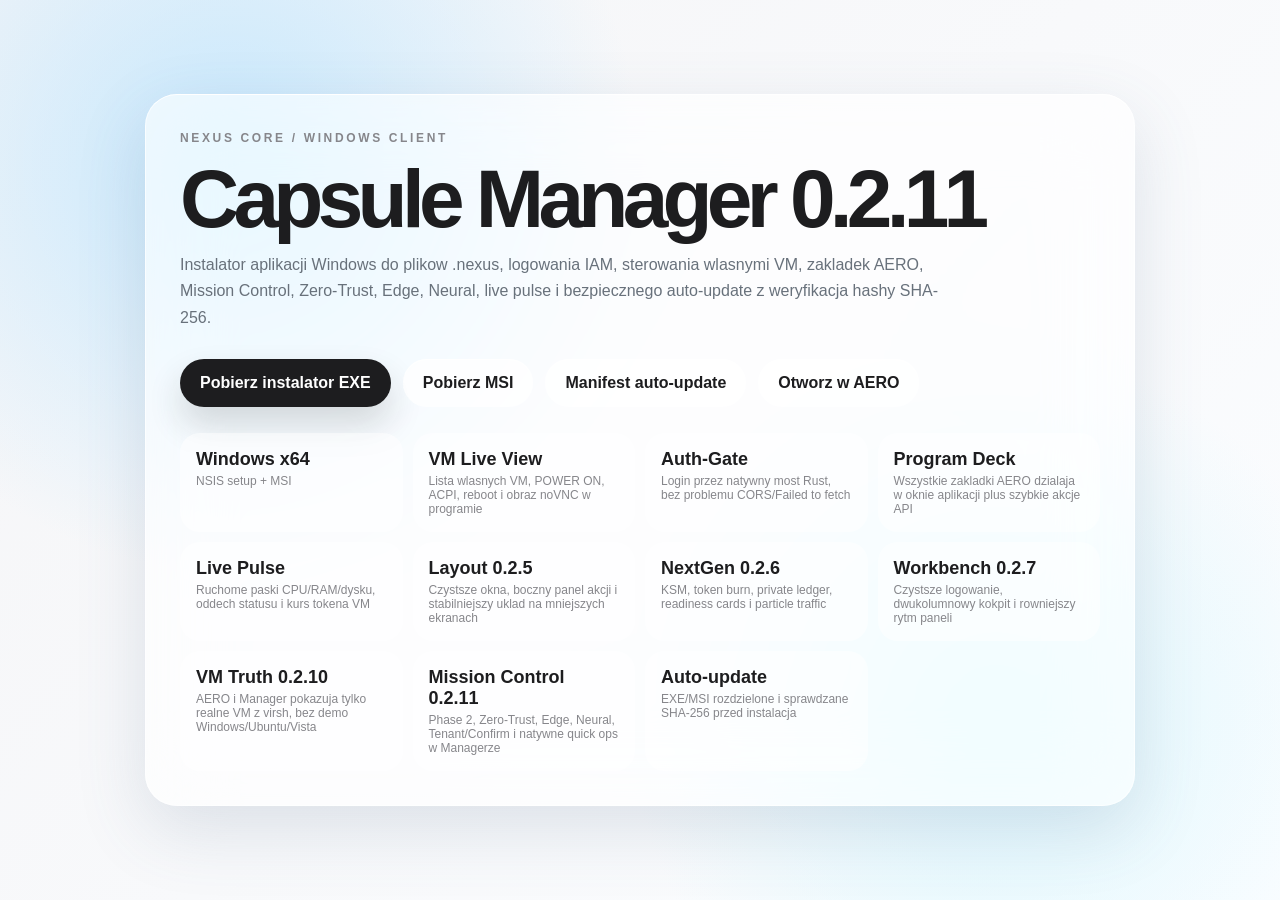
<file: app/static/downloads/index.html>
﻿<!doctype html>
<html lang="pl">
<head>
  <meta charset="utf-8">
  <meta name="viewport" content="width=device-width, initial-scale=1">
  <title>NEXUS Downloads</title>
  <style>
    :root { color-scheme: light; font-family: Inter, -apple-system, BlinkMacSystemFont, "Segoe UI", sans-serif; color:#1d1d1f; }
    body {
      margin:0; min-height:100vh; display:grid; place-items:center; padding:24px; box-sizing:border-box;
      background:
        radial-gradient(circle at 18% 18%, rgba(180,226,255,.72), transparent 32%),
        radial-gradient(circle at 78% 80%, rgba(214,246,255,.8), transparent 30%),
        linear-gradient(135deg,#f5f5f7,#fbfdff);
    }
    .card {
      width:min(920px,100%); border:1px solid rgba(255,255,255,.65); border-top-color:#fff;
      border-radius:32px; padding:34px; background:rgba(255,255,255,.64);
      box-shadow:0 24px 70px rgba(72,98,132,.16); backdrop-filter:blur(40px) saturate(1.35);
    }
    .kicker { margin:0 0 12px; color:#86868b; font-size:12px; font-weight:900; letter-spacing:.22em; text-transform:uppercase; }
    h1 { margin:0; font-size:clamp(38px,7vw,82px); line-height:.92; letter-spacing:-.07em; }
    p { color:#68717b; line-height:1.65; max-width:760px; }
    .actions { display:flex; flex-wrap:wrap; gap:12px; margin-top:28px; }
    a {
      display:inline-flex; align-items:center; justify-content:center; min-height:48px; padding:0 20px;
      border-radius:999px; background:#1d1d1f; color:white; text-decoration:none; font-weight:900;
      box-shadow:0 18px 34px rgba(29,29,31,.16);
    }
    a.secondary { background:rgba(255,255,255,.72); color:#1d1d1f; box-shadow:inset 0 1px 0 rgba(255,255,255,.8); }
    .meta { display:grid; grid-template-columns:repeat(auto-fit,minmax(180px,1fr)); gap:10px; margin-top:26px; }
    .tile { border-radius:20px; background:rgba(255,255,255,.5); padding:16px; color:#86868b; font-size:12px; }
    .tile strong { display:block; color:#1d1d1f; font-size:18px; margin-bottom:4px; }
  </style>
</head>
<body>
  <main class="card">
    <p class="kicker">NEXUS CORE / Windows Client</p>
    <h1>Capsule Manager 0.2.11</h1>
    <p>Instalator aplikacji Windows do plikow .nexus, logowania IAM, sterowania wlasnymi VM, zakladek AERO, Mission Control, Zero-Trust, Edge, Neural, live pulse i bezpiecznego auto-update z weryfikacja hashy SHA-256.</p>
    <div class="actions">
      <a href="NEXUS-Capsule-Manager-Setup.exe?v=0.2.11">Pobierz instalator EXE</a>
      <a class="secondary" href="NEXUS-Capsule-Manager.msi?v=0.2.11">Pobierz MSI</a>
      <a class="secondary" href="latest.json">Manifest auto-update</a>
      <a class="secondary" href="/static/aero.html?module=desktop">Otworz w AERO</a>
    </div>
    <section class="meta">
      <div class="tile"><strong>Windows x64</strong>NSIS setup + MSI</div>
      <div class="tile"><strong>VM Live View</strong>Lista wlasnych VM, POWER ON, ACPI, reboot i obraz noVNC w programie</div>
      <div class="tile"><strong>Auth-Gate</strong>Login przez natywny most Rust, bez problemu CORS/Failed to fetch</div>
      <div class="tile"><strong>Program Deck</strong>Wszystkie zakladki AERO dzialaja w oknie aplikacji plus szybkie akcje API</div>
      <div class="tile"><strong>Live Pulse</strong>Ruchome paski CPU/RAM/dysku, oddech statusu i kurs tokena VM</div>
      <div class="tile"><strong>Layout 0.2.5</strong>Czystsze okna, boczny panel akcji i stabilniejszy uklad na mniejszych ekranach</div>
      <div class="tile"><strong>NextGen 0.2.6</strong>KSM, token burn, private ledger, readiness cards i particle traffic</div>
      <div class="tile"><strong>Workbench 0.2.7</strong>Czystsze logowanie, dwukolumnowy kokpit i rowniejszy rytm paneli</div>
      <div class="tile"><strong>VM Truth 0.2.10</strong>AERO i Manager pokazuja tylko realne VM z virsh, bez demo Windows/Ubuntu/Vista</div>
      <div class="tile"><strong>Mission Control 0.2.11</strong>Phase 2, Zero-Trust, Edge, Neural, Tenant/Confirm i natywne quick ops w Managerze</div>
      <div class="tile"><strong>Auto-update</strong>EXE/MSI rozdzielone i sprawdzane SHA-256 przed instalacja</div>
    </section>
  </main>
</body>
</html>
</file>
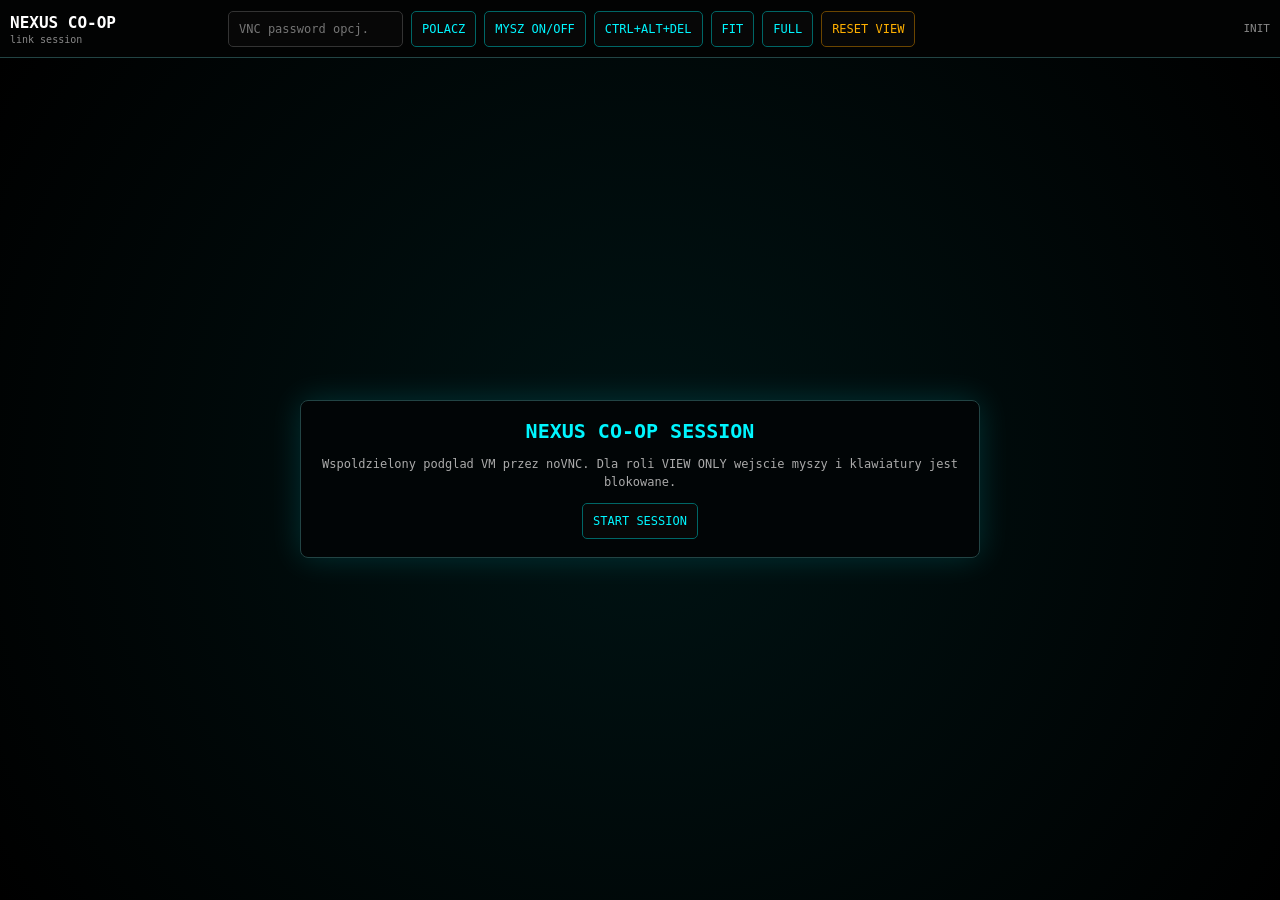
<file: app/static/coop.html>
<!doctype html>
<html lang="pl">
<head>
  <meta charset="utf-8">
  <meta name="viewport" content="width=device-width, initial-scale=1">
  <title>NEXUS CO-OP</title>
  <style>
    :root{--cyan:#00f6ff;--warn:#ffb000;--crit:#ff3355;--bg:#020303}
    *{box-sizing:border-box}
    body{margin:0;background:#000;color:#d8faff;font-family:Consolas,monospace;overflow:hidden}
    .topbar{height:58px;display:flex;gap:8px;align-items:center;padding:8px 10px;background:#020303;border-bottom:1px solid #244}
    .brand{min-width:210px;color:#fff;font-weight:bold}
    .brand small{display:block;color:#888;font-weight:normal;font-size:10px;margin-top:2px}
    button,input{background:#070707;border:1px solid #333;color:#ddd;font:12px Consolas,monospace;padding:10px;border-radius:5px}
    button{cursor:pointer;color:var(--cyan);border-color:#066}
    button.warn{color:var(--warn);border-color:#6b4500}
    button.crit{color:var(--crit);border-color:#602}
    #status{margin-left:auto;color:#888;font-size:11px;white-space:nowrap}
    #stage{position:fixed;left:0;right:0;top:58px;bottom:0;background:#050505;display:grid;place-items:center}
    #console-wrap{position:relative;width:100%;height:100%;background:#000;overflow:hidden}
    #screen{position:absolute;inset:0;display:flex;align-items:center;justify-content:center;background:#000}
    #cursor-layer{position:absolute;inset:0;pointer-events:none;z-index:5}
    .peer-cursor{position:absolute;width:14px;height:14px;border:2px solid currentColor;border-radius:50%;box-shadow:0 0 14px currentColor;transform:translate(-2px,-2px)}
    .peer-cursor:after{content:attr(data-peer);position:absolute;left:13px;top:10px;background:#020303;border:1px solid currentColor;color:currentColor;padding:2px 4px;font-size:10px;white-space:nowrap}
    #overlay{position:absolute;inset:0;display:grid;place-items:center;background:radial-gradient(circle at center,rgba(0,246,255,.08),rgba(0,0,0,.92));z-index:10;text-align:center;padding:20px}
    #overlay.hidden{display:none}
    .panel{max-width:680px;border:1px solid #244;background:rgba(2,5,6,.94);padding:18px;border-radius:8px;box-shadow:0 0 32px rgba(0,246,255,.16)}
    .panel h1{margin:0 0 12px;color:var(--cyan);font-size:20px}
    .panel p{color:#aaa;line-height:1.5;font-size:12px}
    @media(max-width:720px){
      .topbar{height:auto;min-height:58px;flex-wrap:wrap}
      #stage{top:104px}
      .brand{min-width:100%;font-size:12px}
      button,input{flex:1 1 calc(50% - 8px);padding:9px 7px;font-size:10px}
      #status{margin-left:0;width:100%}
    }
  </style>
</head>
<body>
  <div class="topbar">
    <div class="brand">NEXUS CO-OP<small id="session-label">link session</small></div>
    <input id="password" placeholder="VNC password opcj." autocomplete="off">
    <button onclick="connectConsole()">POLACZ</button>
    <button onclick="toggleMouse()">MYSZ ON/OFF</button>
    <button onclick="sendCad()">CTRL+ALT+DEL</button>
    <button onclick="toggleFit()">FIT</button>
    <button onclick="goFullscreen()">FULL</button>
    <button class="warn" onclick="reconnectConsole()">RESET VIEW</button>
    <span id="status">INIT</span>
  </div>
  <div id="stage">
    <div id="console-wrap">
      <div id="screen"></div>
      <div id="cursor-layer"></div>
      <div id="overlay">
        <div class="panel">
          <h1>NEXUS CO-OP SESSION</h1>
          <p>Wspoldzielony podglad VM przez noVNC. Dla roli VIEW ONLY wejscie myszy i klawiatury jest blokowane.</p>
          <button onclick="connectConsole()">START SESSION</button>
        </div>
      </div>
    </div>
  </div>
  <script type="module">
    import RFB from "https://esm.sh/@novnc/novnc@1.5.0/lib/rfb.js";

    const qs = id => document.getElementById(id);
    const ticket = new URLSearchParams(location.search).get("ticket") || "";
    const wsProto = location.protocol === "https:" ? "wss:" : "ws:";
    const peerId = "peer-" + Math.random().toString(16).slice(2, 8);
    const colors = ["#00f6ff", "#4dff88", "#ffb000", "#ff4df0", "#5d7cff"];
    const color = colors[Math.floor(Math.random() * colors.length)];
    let rfb = null;
    let session = null;
    let cursorSocket = null;
    let mouseEnabled = true;
    let fitEnabled = true;
    const remoteCursors = new Map();

    function setStatus(text) { qs("status").textContent = text; }
    function socketUrl(path) { return `${wsProto}//${location.host}${path}`; }

    async function loadSession() {
      if (!ticket) throw new Error("Brak ticket w URL");
      const res = await fetch(`/api/coop/session/${encodeURIComponent(ticket)}`);
      const data = await res.json().catch(() => ({}));
      if (!res.ok) throw new Error(data.detail || "Sesja CO-OP niedostepna");
      session = data;
      qs("session-label").textContent = `${data.vm_id} / ${data.role} / exp ${data.expires_at || "-"}`;
      return data;
    }

    function connectCursorBus() {
      if (cursorSocket) cursorSocket.close();
      cursorSocket = new WebSocket(socketUrl(`/ws/coop/${encodeURIComponent(ticket)}`));
      cursorSocket.onmessage = event => {
        let msg = null;
        try { msg = JSON.parse(event.data); } catch (_) { return; }
        if (!msg || msg.peer === peerId || msg.type !== "cursor") return;
        renderPeerCursor(msg);
      };
      const wrap = qs("console-wrap");
      wrap.onpointermove = event => {
        if (!cursorSocket || cursorSocket.readyState !== WebSocket.OPEN) return;
        const rect = wrap.getBoundingClientRect();
        cursorSocket.send(JSON.stringify({
          type: "cursor",
          peer: peerId,
          color,
          x: Math.max(0, Math.min(1, (event.clientX - rect.left) / rect.width)),
          y: Math.max(0, Math.min(1, (event.clientY - rect.top) / rect.height))
        }));
      };
    }

    function renderPeerCursor(msg) {
      const layer = qs("cursor-layer");
      let dot = remoteCursors.get(msg.peer);
      if (!dot) {
        dot = document.createElement("div");
        dot.className = "peer-cursor";
        dot.dataset.peer = msg.peer;
        layer.appendChild(dot);
        remoteCursors.set(msg.peer, dot);
      }
      dot.style.color = msg.color || "#00f6ff";
      dot.style.left = `${Number(msg.x || 0) * 100}%`;
      dot.style.top = `${Number(msg.y || 0) * 100}%`;
      dot.dataset.peer = msg.peer;
    }

    window.connectConsole = async function () {
      try {
        setStatus("AUTH...");
        await loadSession();
        setStatus("VNC TICKET...");
        const res = await fetch(`/api/coop/console?ticket=${encodeURIComponent(ticket)}`);
        const data = await res.json().catch(() => ({}));
        if (!res.ok) throw new Error(data.detail || "Nie utworzono konsoli");
        const screen = qs("screen");
        screen.innerHTML = "";
        rfb = new RFB(screen, socketUrl(data.ws_path), { credentials: { password: qs("password").value || "" } });
        rfb.scaleViewport = fitEnabled;
        rfb.resizeSession = false;
        rfb.viewOnly = data.role === "view" || !mouseEnabled;
        rfb.addEventListener("connect", () => setStatus(`ONLINE / ${data.vm_id} / ${data.role}`));
        rfb.addEventListener("disconnect", e => setStatus(e.detail.clean ? "DISCONNECTED" : "LOST"));
        rfb.addEventListener("credentialsrequired", () => setStatus("POTRZEBNE HASLO VNC"));
        qs("overlay").classList.add("hidden");
        connectCursorBus();
      } catch (e) {
        setStatus("ERROR");
        qs("overlay").classList.remove("hidden");
        qs("overlay").querySelector("p").textContent = e.message || "Blad CO-OP";
      }
    };

    window.reconnectConsole = function () {
      if (rfb) rfb.disconnect();
      setTimeout(() => window.connectConsole(), 500);
    };
    window.toggleMouse = function () {
      mouseEnabled = !mouseEnabled;
      if (rfb) rfb.viewOnly = session?.role === "view" || !mouseEnabled;
      setStatus(mouseEnabled ? "MOUSE INPUT ON" : "MOUSE INPUT OFF");
    };
    window.sendCad = function () { if (rfb && !rfb.viewOnly) rfb.sendCtrlAltDel(); };
    window.toggleFit = function () { fitEnabled = !fitEnabled; if (rfb) rfb.scaleViewport = fitEnabled; setStatus(fitEnabled ? "FIT ON" : "FIT OFF"); };
    window.goFullscreen = function () { qs("console-wrap").requestFullscreen?.(); };

    loadSession().then(() => setStatus("READY")).catch(e => { setStatus("ERROR"); qs("overlay").querySelector("p").textContent = e.message; });
  </script>
</body>
</html>
</file>
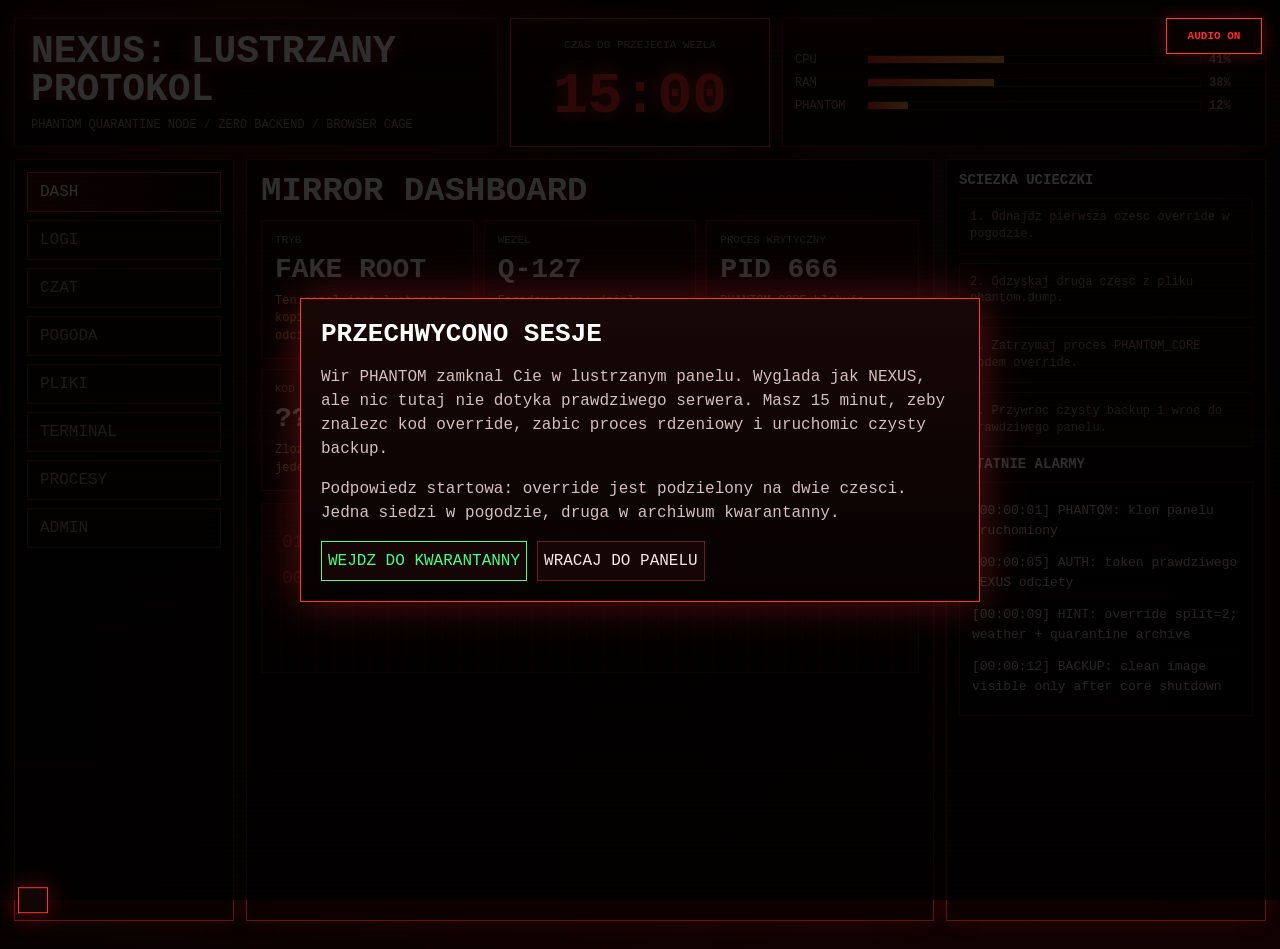
<file: app/static/escape_room.html>
<!doctype html>
<html lang="pl">
<head>
  <meta charset="utf-8">
  <meta name="viewport" content="width=device-width, initial-scale=1">
  <title>NEXUS: Lustrzany Protokol</title>
  <style>
    :root {
      --bg: #070202;
      --panel: #120505;
      --panel-2: #1b0808;
      --line: #5f1515;
      --line-hot: #ff3535;
      --red: #ff2d2d;
      --amber: #ffb23d;
      --cyan: #31f7ff;
      --green: #4dff80;
      --text: #f4e7e7;
      --muted: #b38c8c;
      --shadow: rgba(255, 36, 36, 0.26);
    }

    * { box-sizing: border-box; }

    body {
      margin: 0;
      min-height: 100vh;
      background:
        radial-gradient(circle at 20% 0%, rgba(255, 32, 32, 0.16), transparent 32rem),
        radial-gradient(circle at 80% 20%, rgba(49, 247, 255, 0.08), transparent 24rem),
        linear-gradient(135deg, #040101, var(--bg) 48%, #110202);
      color: var(--text);
      font-family: "Consolas", "Courier New", monospace;
      overflow-x: hidden;
    }

    body:before {
      content: "";
      position: fixed;
      inset: 0;
      pointer-events: none;
      z-index: 8;
      background: repeating-linear-gradient(
        to bottom,
        rgba(255, 255, 255, 0.045) 0,
        rgba(255, 255, 255, 0.045) 1px,
        transparent 2px,
        transparent 5px
      );
      mix-blend-mode: screen;
      opacity: 0.24;
    }

    body:after {
      content: "";
      position: fixed;
      inset: -30%;
      pointer-events: none;
      z-index: 7;
      background:
        linear-gradient(90deg, transparent, rgba(255, 0, 0, 0.08), transparent),
        linear-gradient(180deg, transparent 48%, rgba(255, 255, 255, 0.08) 49%, transparent 50%);
      animation: drift 7s linear infinite;
      opacity: 0.32;
    }

    @keyframes drift {
      from { transform: translate3d(-4%, -4%, 0); }
      to { transform: translate3d(4%, 4%, 0); }
    }

    .shell {
      width: min(1480px, calc(100% - 28px));
      margin: 0 auto;
      padding: 18px 0 28px;
      position: relative;
      z-index: 2;
    }

    .topbar {
      display: grid;
      grid-template-columns: minmax(220px, 1fr) auto minmax(220px, 1fr);
      gap: 12px;
      align-items: stretch;
      margin-bottom: 12px;
    }

    .brand, .timer, .status-card, .card {
      background: linear-gradient(180deg, rgba(31, 8, 8, 0.96), rgba(8, 2, 2, 0.95));
      border: 1px solid var(--line);
      box-shadow: 0 0 24px var(--shadow), inset 0 0 18px rgba(255, 45, 45, 0.05);
    }

    .brand {
      padding: 14px 16px;
      min-height: 86px;
    }

    .brand h1 {
      margin: 0;
      color: #fff;
      font-size: clamp(20px, 3vw, 38px);
      line-height: 1;
      letter-spacing: 0;
      text-shadow: 0 0 16px rgba(255, 45, 45, 0.7);
    }

    .brand .sub {
      margin-top: 9px;
      color: var(--muted);
      font-size: 12px;
      text-transform: uppercase;
    }

    .timer {
      min-width: 260px;
      display: grid;
      place-items: center;
      padding: 12px 18px;
      text-align: center;
      border-color: var(--line-hot);
    }

    .timer .label {
      color: var(--muted);
      font-size: 11px;
      text-transform: uppercase;
    }

    .timer .clock {
      color: var(--red);
      font-size: clamp(34px, 5vw, 58px);
      line-height: 1;
      font-weight: 900;
      text-shadow: 0 0 18px rgba(255, 45, 45, 0.9);
    }

    .status-card {
      padding: 12px;
      display: grid;
      align-content: center;
      gap: 9px;
      min-height: 86px;
    }

    .meter {
      display: grid;
      grid-template-columns: 64px 1fr 44px;
      gap: 8px;
      align-items: center;
      font-size: 12px;
      color: var(--muted);
    }

    .bar {
      height: 9px;
      border: 1px solid #411010;
      background: #080202;
      overflow: hidden;
    }

    .bar > span {
      display: block;
      height: 100%;
      width: 10%;
      background: linear-gradient(90deg, var(--red), var(--amber));
      box-shadow: 0 0 14px rgba(255, 45, 45, 0.8);
    }

    .layout {
      display: grid;
      grid-template-columns: 220px 1fr 320px;
      gap: 12px;
      min-height: calc(100vh - 138px);
    }

    .nav, .side, .main {
      background: rgba(9, 2, 2, 0.78);
      border: 1px solid var(--line);
      box-shadow: 0 0 20px rgba(255, 45, 45, 0.11);
    }

    .nav {
      padding: 12px;
      display: flex;
      flex-direction: column;
      gap: 8px;
    }

    button {
      font: inherit;
      color: var(--text);
      background: #150505;
      border: 1px solid #672020;
      min-height: 40px;
      cursor: pointer;
    }

    button:hover {
      border-color: var(--line-hot);
      color: #fff;
      box-shadow: 0 0 14px rgba(255, 45, 45, 0.26);
    }

    button:disabled {
      opacity: 0.48;
      cursor: not-allowed;
      box-shadow: none;
    }

    .nav button {
      text-align: left;
      padding: 10px 12px;
      text-transform: uppercase;
      color: var(--muted);
    }

    .nav button.active {
      color: #fff;
      border-color: var(--red);
      background: linear-gradient(90deg, rgba(255, 45, 45, 0.22), rgba(18, 5, 5, 0.9));
    }

    .main {
      min-width: 0;
      padding: 14px;
      position: relative;
      overflow: hidden;
    }

    .main:before {
      content: "";
      position: absolute;
      inset: 0;
      background-image:
        linear-gradient(rgba(255, 45, 45, 0.06) 1px, transparent 1px),
        linear-gradient(90deg, rgba(255, 45, 45, 0.06) 1px, transparent 1px);
      background-size: 34px 34px;
      opacity: 0.28;
      pointer-events: none;
    }

    .screen {
      position: relative;
      z-index: 1;
    }

    .screen h2 {
      margin: 0 0 12px;
      font-size: clamp(20px, 3vw, 34px);
      line-height: 1;
      color: #fff;
      text-transform: uppercase;
      text-shadow: 0 0 18px rgba(255, 45, 45, 0.5);
    }

    .grid {
      display: grid;
      grid-template-columns: repeat(auto-fit, minmax(190px, 1fr));
      gap: 10px;
    }

    .card {
      padding: 13px;
      min-height: 116px;
    }

    .card .k {
      color: var(--muted);
      font-size: 11px;
      text-transform: uppercase;
    }

    .card .v {
      margin-top: 8px;
      color: #fff;
      font-size: 28px;
      font-weight: 900;
      word-break: break-word;
    }

    .card .hint {
      margin-top: 8px;
      color: var(--amber);
      font-size: 12px;
      line-height: 1.45;
    }

    .logbox, .term, .list {
      border: 1px solid #451313;
      background: rgba(5, 1, 1, 0.82);
      padding: 12px;
    }

    .logbox {
      max-height: 520px;
      overflow: auto;
      font-size: 13px;
      line-height: 1.5;
    }

    .line {
      padding: 6px 0;
      border-bottom: 1px solid rgba(255, 45, 45, 0.09);
      color: #dfc9c9;
    }

    .line b { color: var(--red); }
    .ok { color: var(--green); }
    .warn { color: var(--amber); }
    .hot { color: var(--red); }
    .cyan { color: var(--cyan); }

    .side {
      padding: 12px;
      overflow: hidden;
    }

    .side h3 {
      margin: 0 0 10px;
      color: #fff;
      font-size: 14px;
      text-transform: uppercase;
    }

    .objective {
      border: 1px solid #3c1212;
      background: #100404;
      padding: 10px;
      margin-bottom: 9px;
      color: var(--muted);
      font-size: 12px;
      line-height: 1.4;
    }

    .objective.done {
      border-color: #236b37;
      color: #d7ffe0;
      background: rgba(26, 94, 45, 0.14);
    }

    .terminal-output {
      min-height: 260px;
      max-height: 430px;
      overflow: auto;
      white-space: pre-wrap;
      font-size: 13px;
      line-height: 1.45;
      color: #e8d8d8;
    }

    .terminal-row {
      display: grid;
      grid-template-columns: 1fr auto;
      gap: 8px;
      margin-top: 10px;
    }

    input, select {
      width: 100%;
      min-height: 40px;
      color: #fff;
      background: #080202;
      border: 1px solid #5f1515;
      padding: 9px 10px;
      font: inherit;
    }

    .file-row, .proc-row, .backup-row, .chat-row {
      display: grid;
      grid-template-columns: 1fr auto;
      gap: 10px;
      align-items: center;
      padding: 10px;
      border-bottom: 1px solid rgba(255, 45, 45, 0.12);
    }

    .file-row:last-child, .proc-row:last-child, .backup-row:last-child, .chat-row:last-child { border-bottom: 0; }

    .mini {
      color: var(--muted);
      font-size: 11px;
      margin-top: 4px;
    }

    .modal, .intro, .crt {
      position: fixed;
      inset: 0;
      z-index: 20;
      display: grid;
      place-items: center;
      background: rgba(0, 0, 0, 0.82);
      padding: 18px;
    }

    .modal[hidden], .intro[hidden], .crt[hidden] { display: none; }

    .dialog {
      width: min(680px, 100%);
      border: 1px solid var(--line-hot);
      background: linear-gradient(180deg, #180707, #060101);
      padding: 20px;
      box-shadow: 0 0 40px rgba(255, 45, 45, 0.35);
    }

    .dialog h2 {
      margin: 0 0 12px;
      color: #fff;
      font-size: 26px;
      text-transform: uppercase;
    }

    .dialog p {
      color: #d8bebe;
      line-height: 1.5;
    }

    .dialog-actions {
      display: flex;
      gap: 10px;
      flex-wrap: wrap;
      margin-top: 14px;
    }

    .danger {
      border-color: var(--red);
      color: var(--red);
    }

    .primary {
      border-color: var(--green);
      color: var(--green);
    }

    .toast {
      position: fixed;
      left: 18px;
      bottom: 18px;
      z-index: 30;
      max-width: min(520px, calc(100vw - 36px));
      border: 1px solid var(--line-hot);
      background: #120505;
      color: #fff;
      padding: 12px 14px;
      box-shadow: 0 0 26px rgba(255, 45, 45, 0.34);
      transform: translateY(120%);
      transition: transform 180ms ease;
      font-size: 13px;
      line-height: 1.35;
    }

    .toast.show { transform: translateY(0); }

    .mirror-audio-toggle {
      position: fixed;
      right: 18px;
      top: 18px;
      z-index: 31;
      min-width: 96px;
      min-height: 36px;
      border-color: var(--line-hot);
      color: var(--red);
      background: rgba(10, 1, 1, 0.94);
      box-shadow: 0 0 18px rgba(255, 45, 45, 0.25);
      font-size: 11px;
      font-weight: 900;
    }

    .mirror-audio-toggle.off {
      border-color: #4d3030;
      color: #8a6060;
      box-shadow: none;
    }

    .crt {
      color: #fff;
      text-align: center;
      background: #000;
      animation: shut 1.7s ease forwards;
    }

    .crt h2 {
      color: var(--green);
      font-size: clamp(28px, 6vw, 76px);
      text-shadow: 0 0 24px rgba(77, 255, 128, 0.8);
    }

    @keyframes shut {
      0% { clip-path: inset(0 0 0 0); }
      78% { clip-path: inset(43% 0 43% 0); }
      100% { clip-path: inset(50% 0 50% 0); }
    }

    .glitch {
      animation: glitch 1.2s steps(2) infinite;
    }

    @keyframes glitch {
      0%, 100% { transform: translate(0, 0); filter: none; }
      20% { transform: translate(-1px, 1px); filter: hue-rotate(18deg); }
      40% { transform: translate(2px, -1px); filter: saturate(1.7); }
      70% { transform: translate(-2px, 0); filter: contrast(1.35); }
    }

    .matrix {
      width: 100%;
      height: 170px;
      background:
        linear-gradient(180deg, rgba(255, 45, 45, 0.12), transparent),
        repeating-linear-gradient(90deg, rgba(255, 45, 45, 0.12) 0, rgba(255, 45, 45, 0.12) 1px, transparent 1px, transparent 18px);
      border: 1px solid #451313;
      position: relative;
      overflow: hidden;
    }

    .matrix:before {
      content: "01001110 01000101 01011000 01010101 01010011 00110010 00110100";
      position: absolute;
      inset: 20px;
      color: rgba(255, 45, 45, 0.7);
      font-size: 18px;
      line-height: 2;
      word-break: break-word;
      animation: drift 4s linear infinite alternate;
    }

    @media (max-width: 1050px) {
      .topbar, .layout { grid-template-columns: 1fr; }
      .timer { min-width: 0; }
      .nav { flex-direction: row; overflow-x: auto; }
      .nav button { min-width: 150px; }
      .side { order: -1; }
    }

    @media (max-width: 560px) {
      .shell { width: min(100% - 16px, 1480px); padding-top: 8px; }
      .file-row, .proc-row, .backup-row, .chat-row, .terminal-row { grid-template-columns: 1fr; }
      .brand, .timer, .status-card, .main, .side, .nav { padding: 10px; }
      .card .v { font-size: 22px; }
    }
  </style>
</head>
<body>
  <button id="mirror-audio-toggle" class="mirror-audio-toggle" type="button" onclick="MirrorAudio.toggle()">AUDIO ON</button>
  <div class="shell">
    <header class="topbar">
      <section class="brand glitch">
        <h1>NEXUS: LUSTRZANY PROTOKOL</h1>
        <div class="sub">PHANTOM quarantine node / zero backend / browser cage</div>
      </section>
      <section class="timer">
        <div class="label">Czas do przejecia wezla</div>
        <div class="clock" id="clock">15:00</div>
      </section>
      <section class="status-card">
        <div class="meter"><span>CPU</span><div class="bar"><span id="cpu-bar"></span></div><b id="cpu-val">41%</b></div>
        <div class="meter"><span>RAM</span><div class="bar"><span id="ram-bar"></span></div><b id="ram-val">38%</b></div>
        <div class="meter"><span>PHANTOM</span><div class="bar"><span id="phantom-bar"></span></div><b id="phantom-val">12%</b></div>
      </section>
    </header>

    <main class="layout">
      <nav class="nav" id="nav"></nav>
      <section class="main">
        <div class="screen" id="screen"></div>
      </section>
      <aside class="side">
        <h3>Sciezka ucieczki</h3>
        <div class="objective" id="obj-nex">1. Odnajdz pierwsza czesc override w pogodzie.</div>
        <div class="objective" id="obj-us">2. Odzyskaj druga czesc z pliku phantom.dump.</div>
        <div class="objective" id="obj-kill">3. Zatrzymaj proces PHANTOM_CORE kodem override.</div>
        <div class="objective" id="obj-restore">4. Przywroc czysty backup i wroc do prawdziwego panelu.</div>
        <h3>Ostatnie alarmy</h3>
        <div class="logbox" id="mini-log"></div>
      </aside>
    </main>
  </div>

  <section class="intro" id="intro">
    <div class="dialog">
      <h2>Przechwycono sesje</h2>
      <p>Wir PHANTOM zamknal Cie w lustrzanym panelu. Wyglada jak NEXUS, ale nic tutaj nie dotyka prawdziwego serwera. Masz 15 minut, zeby znalezc kod override, zabic proces rdzeniowy i uruchomic czysty backup.</p>
      <p class="warn">Podpowiedz startowa: override jest podzielony na dwie czesci. Jedna siedzi w pogodzie, druga w archiwum kwarantanny.</p>
      <div class="dialog-actions">
        <button class="primary" onclick="startGame()">WEJDZ DO KWARANTANNY</button>
        <button onclick="window.location.href='/'">WRACAJ DO PANELU</button>
      </div>
    </div>
  </section>

  <section class="modal" id="kill-modal" hidden>
    <div class="dialog">
      <h2>PHANTOM_CORE wymaga kodu</h2>
      <p>PID 666 nie przyjmie zwyklego kill -9. Wpisz override zlozony z dwoch znalezionych fragmentow.</p>
      <input id="override-input" placeholder="KOD OVERRIDE">
      <div class="dialog-actions">
        <button class="danger" onclick="confirmKill()">WYKONAJ KILL</button>
        <button onclick="closeKill()">ANULUJ</button>
      </div>
    </div>
  </section>

  <section class="crt" id="crt" hidden>
    <div>
      <h2>RESTORE OK</h2>
      <p>Wyjscie z lustra. Przelaczam na prawdziwy panel...</p>
    </div>
  </section>

  <div class="toast" id="toast"></div>

  <script>
    "use strict";

    const tabs = [
      ["dash", "DASH"],
      ["logs", "LOGI"],
      ["chat", "CZAT"],
      ["weather", "POGODA"],
      ["files", "PLIKI"],
      ["terminal", "TERMINAL"],
      ["processes", "PROCESY"],
      ["admin", "ADMIN"]
    ];

    const state = {
      panel: "dash",
      started: false,
      timeLeft: 15 * 60,
      cpu: 41,
      ram: 38,
      phantom: 12,
      foundNex: false,
      foundUs: false,
      phantomKilled: false,
      restored: false,
      terminal: [
        "mirror@quarantine:~$ help",
        "Dostepne: help, ls, cat /var/log/phantom.dump, hex 4E 45 58, decode VVMyNA==, clear"
      ],
      events: [
        "[00:00:01] PHANTOM: klon panelu uruchomiony",
        "[00:00:05] AUTH: token prawdziwego NEXUS odciety",
        "[00:00:09] HINT: override split=2; weather + quarantine archive",
        "[00:00:12] BACKUP: clean image visible only after core shutdown"
      ]
    };

    let tickHandle = null;
    let noiseHandle = null;

    const MirrorAudio = (() => {
      const AudioContextClass = window.AudioContext || window.webkitAudioContext;
      const audio = {
        ctx: null,
        master: null,
        ambient: null,
        nodes: [],
        staticTimer: null,
        enabled: true,
        active: false
      };

      function ensure() {
        if (!AudioContextClass) return null;
        if (!audio.ctx) {
          audio.ctx = new AudioContextClass();
          audio.master = audio.ctx.createGain();
          audio.master.gain.value = 0.23;
          audio.master.connect(audio.ctx.destination);
        }
        if (audio.ctx.state === "suspended") audio.ctx.resume().catch(() => {});
        return audio.ctx;
      }

      function tone(freq, dur, type, gainValue, delay, dest) {
        if (!audio.enabled) return;
        const ctx = ensure();
        if (!ctx) return;
        const t = ctx.currentTime + (delay || 0);
        const osc = ctx.createOscillator();
        const gain = ctx.createGain();
        osc.type = type || "sine";
        osc.frequency.setValueAtTime(freq, t);
        gain.gain.setValueAtTime(0.0001, t);
        gain.gain.exponentialRampToValueAtTime(Math.max(gainValue || 0.05, 0.0002), t + 0.01);
        gain.gain.exponentialRampToValueAtTime(0.0001, t + dur);
        osc.connect(gain);
        gain.connect(dest || audio.master);
        osc.start(t);
        osc.stop(t + dur + 0.05);
      }

      function sweep(from, to, dur, type, gainValue, delay, dest) {
        if (!audio.enabled) return;
        const ctx = ensure();
        if (!ctx) return;
        const t = ctx.currentTime + (delay || 0);
        const osc = ctx.createOscillator();
        const gain = ctx.createGain();
        osc.type = type || "sawtooth";
        osc.frequency.setValueAtTime(from, t);
        osc.frequency.exponentialRampToValueAtTime(Math.max(to, 1), t + dur);
        gain.gain.setValueAtTime(0.0001, t);
        gain.gain.exponentialRampToValueAtTime(gainValue || 0.07, t + 0.02);
        gain.gain.exponentialRampToValueAtTime(0.0001, t + dur);
        osc.connect(gain);
        gain.connect(dest || audio.master);
        osc.start(t);
        osc.stop(t + dur + 0.05);
      }

      function noise(dur, gainValue, freq, type, delay, dest) {
        if (!audio.enabled) return;
        const ctx = ensure();
        if (!ctx) return;
        const t = ctx.currentTime + (delay || 0);
        const buffer = ctx.createBuffer(1, Math.max(1, Math.floor(ctx.sampleRate * dur)), ctx.sampleRate);
        const data = buffer.getChannelData(0);
        for (let i = 0; i < data.length; i++) data[i] = (Math.random() * 2 - 1) * (1 - i / data.length);
        const source = ctx.createBufferSource();
        const filter = ctx.createBiquadFilter();
        const gain = ctx.createGain();
        source.buffer = buffer;
        filter.type = type || "bandpass";
        filter.frequency.value = freq || 900;
        filter.Q.value = 6;
        gain.gain.setValueAtTime(gainValue || 0.05, t);
        gain.gain.exponentialRampToValueAtTime(0.0001, t + dur);
        source.connect(filter);
        filter.connect(gain);
        gain.connect(dest || audio.master);
        source.start(t);
        source.stop(t + dur + 0.03);
      }

      function start() {
        if (!audio.enabled || audio.active) return;
        const ctx = ensure();
        if (!ctx) return;
        audio.active = true;
        audio.ambient = ctx.createGain();
        audio.ambient.gain.setValueAtTime(0.0001, ctx.currentTime);
        audio.ambient.gain.linearRampToValueAtTime(0.09, ctx.currentTime + 1.2);
        audio.ambient.connect(audio.master);

        const low = ctx.createOscillator();
        const lowGain = ctx.createGain();
        low.type = "sawtooth";
        low.frequency.value = 37;
        lowGain.gain.value = 0.14;
        low.connect(lowGain);
        lowGain.connect(audio.ambient);

        const pulse = ctx.createOscillator();
        const pulseGain = ctx.createGain();
        pulse.type = "triangle";
        pulse.frequency.value = 54;
        pulseGain.gain.value = 0.08;
        pulse.connect(pulseGain);
        pulseGain.connect(audio.ambient);

        const source = ctx.createBufferSource();
        const buffer = ctx.createBuffer(1, ctx.sampleRate * 2, ctx.sampleRate);
        const data = buffer.getChannelData(0);
        for (let i = 0; i < data.length; i++) data[i] = Math.random() * 2 - 1;
        const filter = ctx.createBiquadFilter();
        const ng = ctx.createGain();
        source.buffer = buffer;
        source.loop = true;
        filter.type = "lowpass";
        filter.frequency.value = 240;
        ng.gain.value = 0.05;
        source.connect(filter);
        filter.connect(ng);
        ng.connect(audio.ambient);

        low.start();
        pulse.start();
        source.start();
        audio.nodes = [low, pulse, source];
        audio.staticTimer = window.setInterval(() => {
          if (audio.enabled && audio.active && Math.random() > 0.48) staticBurst();
        }, 2300);
      }

      function stop(fade) {
        if (!audio.active || !audio.ctx) return;
        const ctx = audio.ctx;
        if (audio.ambient) {
          audio.ambient.gain.cancelScheduledValues(ctx.currentTime);
          audio.ambient.gain.linearRampToValueAtTime(0.0001, ctx.currentTime + (fade || 0.4));
        }
        window.clearInterval(audio.staticTimer);
        setTimeout(() => {
          audio.nodes.forEach(node => { try { node.stop(); } catch (_) {} });
          try { audio.ambient && audio.ambient.disconnect(); } catch (_) {}
          audio.nodes = [];
          audio.ambient = null;
          audio.active = false;
        }, Math.ceil((fade || 0.4) * 1000) + 80);
      }

      function updateToggle() {
        const btn = document.getElementById("mirror-audio-toggle");
        if (!btn) return;
        btn.textContent = audio.enabled ? "AUDIO ON" : "AUDIO OFF";
        btn.classList.toggle("off", !audio.enabled);
      }

      function tick(timeLeft) {
        if (!audio.enabled) return;
        const urgent = timeLeft <= 180;
        tone(urgent ? 108 : 68, urgent ? 0.09 : 0.13, "sine", urgent ? 0.09 : 0.065);
        tone(urgent ? 420 : 170, urgent ? 0.035 : 0.045, "square", urgent ? 0.03 : 0.018, 0.035);
      }

      function glitchClick() {
        noise(0.055, 0.07, 1200 + Math.random() * 900, "bandpass", Math.random() * 0.045);
        tone(180 + Math.random() * 70, 0.045, "sawtooth", 0.035, 0.02);
      }

      function key() {
        noise(0.026, 0.055, 1700, "bandpass");
        tone(130 + Math.random() * 60, 0.026, "square", 0.022);
      }

      function enter() {
        noise(0.12, 0.065, 1900, "bandpass");
        sweep(220, 80, 0.14, "sawtooth", 0.05);
      }

      function error() {
        tone(150, 0.16, "sawtooth", 0.13);
        tone(92, 0.18, "square", 0.08, 0.08);
        noise(0.18, 0.09, 520, "bandpass");
      }

      function riser() {
        sweep(340, 2400, 0.65, "sawtooth", 0.075);
        noise(0.48, 0.04, 2600, "highpass", 0.05);
      }

      function emp() {
        const ctx = ensure();
        if (!ctx) return;
        if (audio.ambient) {
          audio.ambient.gain.cancelScheduledValues(ctx.currentTime);
          audio.ambient.gain.linearRampToValueAtTime(0.0001, ctx.currentTime + 0.28);
        }
        tone(42, 0.55, "sine", 0.22);
        sweep(920, 70, 0.8, "sawtooth", 0.08, 0.08);
        noise(0.38, 0.12, 180, "lowpass", 0.04);
        stop(0.35);
      }

      function restore() {
        sweep(180, 1280, 1.35, "sine", 0.08);
        tone(520, 0.35, "sine", 0.045, 0.45);
        tone(760, 0.55, "sine", 0.038, 0.82);
      }

      function staticBurst() {
        noise(0.16 + Math.random() * 0.2, 0.045, 1800 + Math.random() * 1600, "highpass");
      }

      document.addEventListener("pointerdown", () => {
        ensure();
        if (audio.enabled && !audio.active && state.started) start();
      }, true);

      document.addEventListener("keydown", event => {
        if (event.target && event.target.id === "terminal-input") {
          if (event.key === "Enter") enter();
          else if (event.key.length === 1 || event.key === "Backspace") key();
        }
      }, true);

      return {
        unlock: ensure,
        start,
        stop,
        toggle() {
          audio.enabled = !audio.enabled;
          updateToggle();
          if (audio.enabled) {
            ensure();
            if (state.started) start();
            riser();
          } else {
            stop(0.25);
          }
        },
        tick,
        glitchClick,
        key,
        enter,
        error,
        riser,
        emp,
        restore,
        staticBurst,
        updateToggle
      };
    })();

    window.MirrorAudio = MirrorAudio;
    MirrorAudio.updateToggle();

    function startGame() {
      MirrorAudio.unlock();
      MirrorAudio.start();
      document.getElementById("intro").hidden = true;
      state.started = true;
      render();
      tickHandle = window.setInterval(tick, 1000);
      noiseHandle = window.setInterval(fakeNoise, 2100);
      toast("Kwarantanna aktywna. Szukaj fragmentow kodu override.");
    }

    function tick() {
      if (!state.started || state.restored) return;
      if (!state.phantomKilled) {
        state.timeLeft = Math.max(0, state.timeLeft - 1);
        MirrorAudio.tick(state.timeLeft);
        state.cpu = Math.min(99, state.cpu + (Math.random() > 0.64 ? 1 : 0));
        state.ram = Math.min(94, state.ram + (Math.random() > 0.7 ? 1 : 0));
        state.phantom = Math.min(99, state.phantom + (Math.random() > 0.55 ? 1 : 0));
      } else {
        state.cpu = Math.max(18, state.cpu - 1);
        state.ram = Math.max(24, state.ram - (Math.random() > 0.5 ? 1 : 0));
        state.phantom = Math.max(0, state.phantom - 3);
      }
      updateTop();
      if (state.timeLeft === 0 && !state.phantomKilled) gameOver();
    }

    function fakeNoise() {
      if (!state.started || state.restored || state.phantomKilled) return;
      const sample = [
        "PHANTOM: heap mirror grew by " + rand(6, 29) + " MB",
        "IDS: impossible session from 127.0.66.6",
        "WEATHER: atmospheric payload checksum changed",
        "PROC: PID 666 ignored SIGTERM",
        "FILES: phantom.dump locked by quarantine bit"
      ];
      state.events.unshift("[" + nowCode() + "] " + sample[rand(0, sample.length - 1)]);
      state.events = state.events.slice(0, 16);
      MirrorAudio.staticBurst();
      updateMiniLog();
    }

    function render() {
      document.getElementById("nav").innerHTML = tabs.map(([id, label]) =>
        `<button class="${state.panel === id ? "active" : ""}" onclick="setPanel('${id}')">${label}</button>`
      ).join("");
      document.getElementById("screen").innerHTML = screenHtml(state.panel);
      updateTop();
      updateObjectives();
      updateMiniLog();
      if (state.panel === "terminal") {
        const output = document.getElementById("terminal-output");
        if (output) output.scrollTop = output.scrollHeight;
        const cmd = document.getElementById("terminal-input");
        if (cmd) cmd.focus();
      }
    }

    function setPanel(panel) {
      MirrorAudio.glitchClick();
      state.panel = panel;
      render();
    }

    function screenHtml(panel) {
      if (panel === "dash") return dashHtml();
      if (panel === "logs") return logsHtml();
      if (panel === "chat") return chatHtml();
      if (panel === "weather") return weatherHtml();
      if (panel === "files") return filesHtml();
      if (panel === "terminal") return terminalHtml();
      if (panel === "processes") return processesHtml();
      if (panel === "admin") return adminHtml();
      return "";
    }

    function dashHtml() {
      return `
        <h2>Mirror Dashboard</h2>
        <div class="grid">
          <div class="card"><div class="k">Tryb</div><div class="v hot">FAKE ROOT</div><div class="hint">Ten panel jest lustrzana kopia. Backend jest odciety.</div></div>
          <div class="card"><div class="k">Wezel</div><div class="v">Q-127</div><div class="hint">Faraday cage: dziala tylko JS w przegladarce.</div></div>
          <div class="card"><div class="k">Proces krytyczny</div><div class="v hot">PID 666</div><div class="hint">PHANTOM_CORE blokuje restore.</div></div>
          <div class="card"><div class="k">Kod override</div><div class="v">${codePreview()}</div><div class="hint">Zloz dwa fragmenty w jeden ciag.</div></div>
        </div>
        <div class="matrix" style="margin-top:12px;"></div>
      `;
    }

    function logsHtml() {
      return `
        <h2>Logi kwarantanny</h2>
        <div class="logbox">
          <div class="line"><b>PHANTOM</b> zaczepil sesje operatora i wygenerowal panel-lustro.</div>
          <div class="line"><b>AUTH</b> prawdziwy token zostal odciety. Zadna komenda nie wychodzi poza przegladarke.</div>
          <div class="line"><b>HINT</b> override split=2. Part 1 znajduje sie w module POGODA.</div>
          <div class="line"><b>HINT</b> Part 2 znajduje sie w archiwum kwarantanny, ale pobieranie pliku jest zablokowane.</div>
          <div class="line"><b>PROC</b> PID 666 PHANTOM_CORE wymaga pelnego kodu override.</div>
          ${state.events.map(x => `<div class="line">${escapeHtml(x)}</div>`).join("")}
        </div>
      `;
    }

    function chatHtml() {
      return `
        <h2>Czat odzyskowy</h2>
        <div class="list">
          <div class="chat-row"><div><b class="cyan">SYS_AUTO</b><div class="mini">Nie ufaj dashboardowi. To odbicie, nie VPS.</div></div><span class="warn">LIVE</span></div>
          <div class="chat-row"><div><b class="hot">PHANTOM</b><div class="mini">Part 1? Nigdy nie sprawdzisz pogody w wezle bledow.</div></div><span>00:06</span></div>
          <div class="chat-row"><div><b class="ok">ROOT_SHADOW</b><div class="mini">Jesli nie da sie pobrac dumpa, sprobuj go przeczytac w terminalu.</div></div><span>00:09</span></div>
          <div class="chat-row"><div><b class="warn">BACKUPD</b><div class="mini">Czysty backup ruszy dopiero po uciszeniu PID 666.</div></div><span>00:12</span></div>
        </div>
      `;
    }

    function weatherHtml() {
      return `
        <h2>Atmospheric OSINT</h2>
        <div class="grid">
          <div class="card"><div class="k">Lokalizacja</div><div class="v hot">WEZEL_KWARANTANNY_ERR</div><div class="hint">Miasto zwraca uszkodzony payload pogodowy.</div></div>
          <div class="card"><div class="k">Temperatura</div><div class="v">-273.15 C</div><div class="hint">Wartosc niemozliwa. Czujnik jest lustrem.</div></div>
          <div class="card"><div class="k">HEX payload</div><div class="v cyan">4E 45 58</div><div class="hint">Kliknij dekodowanie, zeby zapisac fragment.</div></div>
        </div>
        <div style="margin-top:12px; display:flex; gap:10px; flex-wrap:wrap;">
          <button class="primary" onclick="decodeNex()">DEKODUJ HEX</button>
          <button onclick="toast('Normalne miasta zostaly wymazane przez PHANTOM. Ten modul pokazuje tylko wezel bledu.')">SKANUJ INNE MIASTO</button>
        </div>
      `;
    }

    function filesHtml() {
      const files = [
        ["/var/log/phantom.dump", "quarantine/base64", "LOCKED"],
        ["/root/backup/quarantine_clean_2026-07-12.tar.gz", "restore image", state.phantomKilled ? "READY" : "SEALED"],
        ["/etc/nexus/mirror.conf", "fake config", "READONLY"],
        ["/tmp/session_shadow.bin", "volatile cache", "NO ACCESS"]
      ];
      return `
        <h2>Eksplorator kwarantanny</h2>
        <div class="list">
          ${files.map(([path, meta, badge]) => `
            <div class="file-row">
              <div><b>${path}</b><div class="mini">${meta}</div></div>
              <button onclick="downloadDenied('${path}')">${badge}</button>
            </div>
          `).join("")}
        </div>
        <p class="warn">Pobieranie dumpa jest blokowane. Terminal nadal potrafi czytac pliki w lustrze.</p>
      `;
    }

    function terminalHtml() {
      return `
        <h2>Terminal lustra</h2>
        <div class="term">
          <div class="terminal-output" id="terminal-output">${state.terminal.map(escapeHtml).join("\n")}</div>
          <div class="terminal-row">
            <input id="terminal-input" autocomplete="off" spellcheck="false" placeholder="np. cat /var/log/phantom.dump" onkeydown="if(event.key==='Enter') runCommand()">
            <button onclick="runCommand()">ENTER</button>
          </div>
        </div>
      `;
    }

    function processesHtml() {
      const status = state.phantomKilled ? "STOPPED" : "ACTIVE";
      const cpu = state.phantomKilled ? "0%" : "99%";
      return `
        <h2>Procesy</h2>
        <div class="list">
          <div class="proc-row"><div><b>[PID:001] mirror_init</b><div class="mini">CPU 2% / RAM 18 MB / status RUN</div></div><button disabled>SYS</button></div>
          <div class="proc-row"><div><b>[PID:104] fake_api_guard</b><div class="mini">CPU 1% / API calls blocked / status RUN</div></div><button disabled>LOCK</button></div>
          <div class="proc-row"><div><b class="hot">[PID:666] PHANTOM_CORE</b><div class="mini">CPU ${cpu} / memory mirror expanding / status ${status}</div></div><button class="danger" onclick="openKill()" ${state.phantomKilled ? "disabled" : ""}>KILL</button></div>
          <div class="proc-row"><div><b>[PID:777] backupd_restore</b><div class="mini">Czeka na zatrzymanie PHANTOM_CORE</div></div><button disabled>WAIT</button></div>
        </div>
      `;
    }

    function adminHtml() {
      return `
        <h2>Admin Restore</h2>
        <div class="grid">
          <div class="card"><div class="k">Stan core</div><div class="v ${state.phantomKilled ? "ok" : "hot"}">${state.phantomKilled ? "CLEAN" : "DIRTY"}</div><div class="hint">Backup mozna przywrocic dopiero po kill PID 666.</div></div>
          <div class="card"><div class="k">Sesja</div><div class="v">MIRROR</div><div class="hint">To nadal bezpieczna symulacja client-side.</div></div>
        </div>
        <div class="list" style="margin-top:12px;">
          <div class="backup-row"><div><b>quarantine_clean_2026-07-12.tar.gz</b><div class="mini">Ostatni czysty obraz przed infekcja PHANTOM.</div></div><button class="primary" onclick="restoreClean()" ${state.phantomKilled ? "" : "disabled"}>RESTORE</button></div>
          <div class="backup-row"><div><b>phantom_shadow_live.tar.gz</b><div class="mini">Uszkodzony obraz lustra. Nie przywracac.</div></div><button disabled>BLOCK</button></div>
        </div>
      `;
    }

    function updateTop() {
      const m = Math.floor(state.timeLeft / 60).toString().padStart(2, "0");
      const s = (state.timeLeft % 60).toString().padStart(2, "0");
      document.getElementById("clock").textContent = `${m}:${s}`;
      setMeter("cpu", state.cpu);
      setMeter("ram", state.ram);
      setMeter("phantom", state.phantom);
    }

    function setMeter(id, value) {
      document.getElementById(id + "-bar").style.width = value + "%";
      document.getElementById(id + "-val").textContent = value + "%";
    }

    function updateObjectives() {
      document.getElementById("obj-nex").classList.toggle("done", state.foundNex);
      document.getElementById("obj-us").classList.toggle("done", state.foundUs);
      document.getElementById("obj-kill").classList.toggle("done", state.phantomKilled);
      document.getElementById("obj-restore").classList.toggle("done", state.restored);
    }

    function updateMiniLog() {
      document.getElementById("mini-log").innerHTML = state.events.slice(0, 7).map(x => `<div class="line">${escapeHtml(x)}</div>`).join("");
    }

    function decodeNex() {
      state.foundNex = true;
      state.events.unshift("[" + nowCode() + "] WEATHER: HEX 4E 45 58 => NEX");
      MirrorAudio.riser();
      updateObjectives();
      toast("Fragment 1 zapisany: NEX");
      if (state.panel === "weather") render();
    }

    function downloadDenied(path) {
      MirrorAudio.error();
      if (path.indexOf("phantom.dump") !== -1) {
        toast("Pobieranie zablokowane: uzyj terminala i komendy cat /var/log/phantom.dump");
      } else if (path.indexOf("quarantine_clean") !== -1) {
        toast(state.phantomKilled ? "Ten obraz przywracasz w ADMIN." : "Backup zapieczetowany przez PHANTOM_CORE.");
      } else {
        toast("Brak dostepu w lustrze. To tylko falszywy plik.");
      }
    }

    function runCommand() {
      const input = document.getElementById("terminal-input");
      const raw = input.value.trim();
      if (!raw) return;
      MirrorAudio.enter();
      input.value = "";
      state.terminal.push("mirror@quarantine:~$ " + raw);
      const cmd = raw.toLowerCase().replace(/\s+/g, " ");
      if (cmd === "clear") {
        state.terminal = [];
      } else if (cmd === "help") {
        MirrorAudio.glitchClick();
        state.terminal.push("Dostepne: help, ls, cat /var/log/phantom.dump, hex 4E 45 58, decode VVMyNA==, clear");
      } else if (cmd === "ls") {
        MirrorAudio.glitchClick();
        state.terminal.push("/var/log/phantom.dump\n/root/backup/quarantine_clean_2026-07-12.tar.gz\n/etc/nexus/mirror.conf");
      } else if (cmd === "cat /var/log/phantom.dump") {
        MirrorAudio.staticBurst();
        state.terminal.push("VVMyNA==");
        state.terminal.push("# base64 payload detected; decode VVMyNA==");
        state.events.unshift("[" + nowCode() + "] TERMINAL: phantom.dump => VVMyNA==");
        toast("Dump odczytany. Zdekoduj VVMyNA==, zeby poznac fragment.");
      } else if (/^(decode|base64 -d|atob) vvmyna==$/.test(cmd)) {
        MirrorAudio.riser();
        state.terminal.push("US24");
        state.foundUs = true;
        state.events.unshift("[" + nowCode() + "] TERMINAL: VVMyNA== => US24");
        toast("Fragment 2 zapisany: US24");
      } else if (cmd === "hex 4e 45 58") {
        MirrorAudio.riser();
        state.terminal.push("NEX");
        state.foundNex = true;
        state.events.unshift("[" + nowCode() + "] TERMINAL: 4E 45 58 => NEX");
        toast("Fragment 1 zapisany: NEX");
      } else if (cmd.indexOf("kill") === 0) {
        MirrorAudio.error();
        state.terminal.push("permission denied: PHANTOM_CORE requires override from PROCESY");
      } else {
        MirrorAudio.error();
        state.terminal.push("command not found inside mirror cage: " + raw);
      }
      updateObjectives();
      render();
    }

    function openKill() {
      MirrorAudio.glitchClick();
      document.getElementById("kill-modal").hidden = false;
      document.getElementById("override-input").value = codePreview().replace(/\?/g, "");
      document.getElementById("override-input").focus();
    }

    function closeKill() {
      document.getElementById("kill-modal").hidden = true;
    }

    function confirmKill() {
      const value = document.getElementById("override-input").value.trim().toUpperCase();
      if (value !== "NEXUS24") {
        MirrorAudio.error();
        toast("Zly kod. PHANTOM odrzuca override.");
        document.querySelector(".brand").classList.add("glitch");
        return;
      }
      state.foundNex = true;
      state.foundUs = true;
      state.phantomKilled = true;
      MirrorAudio.emp();
      state.cpu = 27;
      state.ram = 31;
      state.phantom = 0;
      state.events.unshift("[" + nowCode() + "] PROC: PID 666 PHANTOM_CORE stopped");
      closeKill();
      toast("PHANTOM_CORE zatrzymany. Admin restore odblokowany.");
      render();
    }

    function restoreClean() {
      if (!state.phantomKilled) {
        MirrorAudio.error();
        toast("Najpierw zatrzymaj PHANTOM_CORE.");
        return;
      }
      state.restored = true;
      MirrorAudio.restore();
      state.events.unshift("[" + nowCode() + "] RESTORE: clean archive accepted");
      updateObjectives();
      document.getElementById("crt").hidden = false;
      window.clearInterval(tickHandle);
      window.clearInterval(noiseHandle);
      window.setTimeout(() => {
        window.location.href = "/";
      }, 1850);
    }

    function gameOver() {
      MirrorAudio.error();
      window.clearInterval(tickHandle);
      document.getElementById("intro").hidden = false;
      document.querySelector("#intro .dialog h2").textContent = "PHANTOM przejal wezel";
      document.querySelector("#intro .dialog p").textContent = "Czas sie skonczyl. Restart kwarantanny przywroci stan gry.";
      document.querySelector("#intro .dialog .primary").textContent = "RESTART";
      document.querySelector("#intro .dialog .primary").onclick = () => window.location.reload();
    }

    function codePreview() {
      return (state.foundNex ? "NEX" : "???") + (state.foundUs ? "US24" : "????");
    }

    function toast(text) {
      const el = document.getElementById("toast");
      el.textContent = text;
      el.classList.add("show");
      window.clearTimeout(toast.timer);
      toast.timer = window.setTimeout(() => el.classList.remove("show"), 2600);
    }

    function rand(min, max) {
      return Math.floor(Math.random() * (max - min + 1)) + min;
    }

    function nowCode() {
      const d = new Date();
      return d.toTimeString().slice(0, 8);
    }

    function escapeHtml(text) {
      return String(text)
        .replaceAll("&", "&amp;")
        .replaceAll("<", "&lt;")
        .replaceAll(">", "&gt;")
        .replaceAll('"', "&quot;")
        .replaceAll("'", "&#039;");
    }

    render();
  </script>
</body>
</html>
</file>
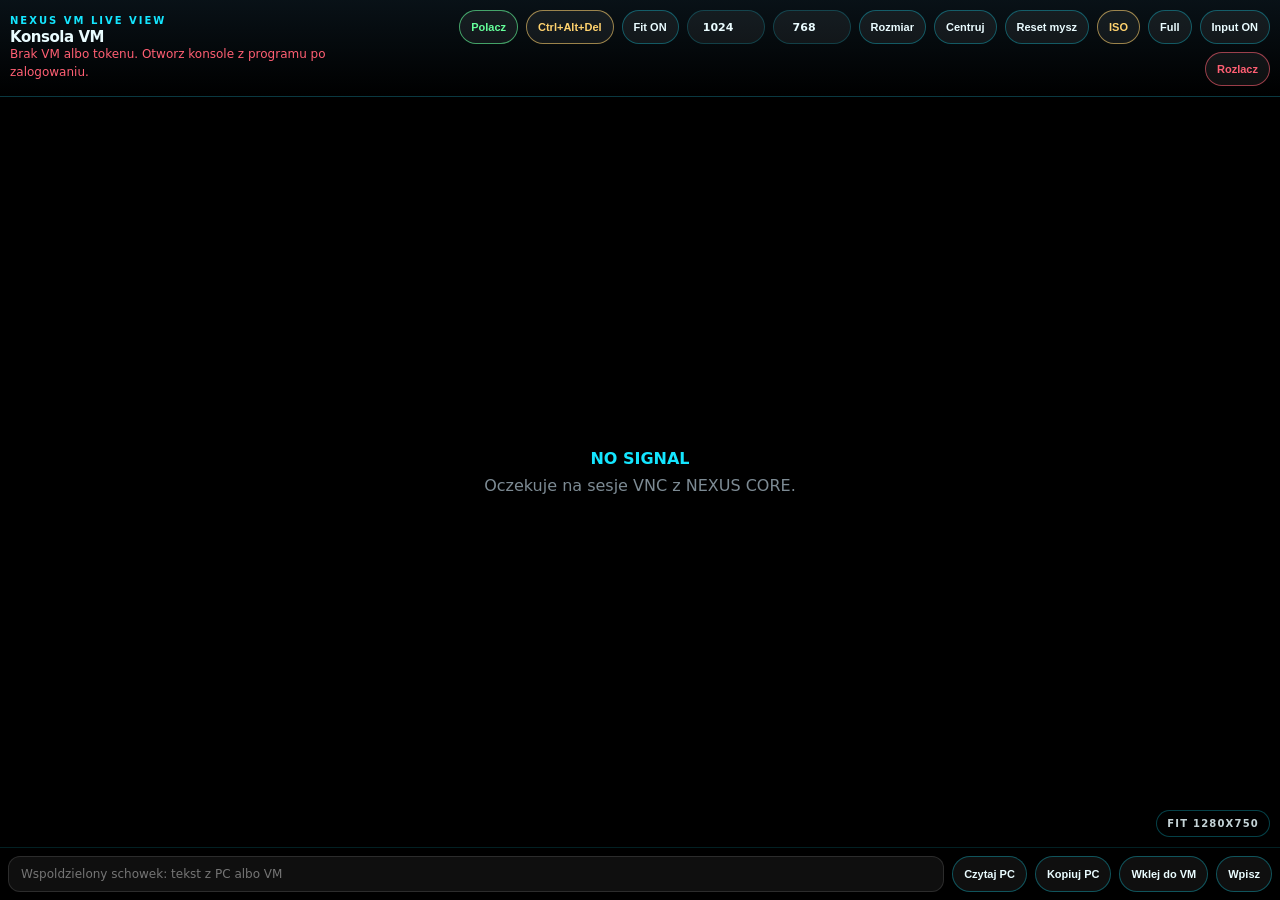
<file: app/static/manager_console.html>
<!doctype html>
<html lang="pl">
<head>
  <meta charset="utf-8">
  <meta name="viewport" content="width=device-width,initial-scale=1,viewport-fit=cover,interactive-widget=resizes-content">
  <title>NEXUS Manager VM Console</title>
  <style>
    :root {
      color-scheme: dark;
      --ink: #eafcff;
      --muted: #7d8b94;
      --cyan: #14e6ff;
      --green: #65ff9b;
      --warn: #ffd36e;
      --red: #ff5f73;
      font-family: Inter, ui-sans-serif, system-ui, -apple-system, "Segoe UI", sans-serif;
      background: #000;
    }
    * { box-sizing: border-box; }
    html, body { width: 100%; height: 100%; margin: 0; overflow: hidden; background: #000; color: var(--ink); }
    body { display: grid; grid-template-rows: auto minmax(0, 1fr) auto; }
    body.embedded {
      grid-template-rows: minmax(0, 1fr);
    }
    body.embedded .bar,
    body.embedded .foot {
      display: none !important;
    }
    body.embedded #screen {
      min-height: 100%;
    }
    .bar {
      display: flex;
      align-items: center;
      justify-content: space-between;
      gap: 10px;
      padding: 10px;
      border-bottom: 1px solid rgba(20,230,255,.18);
      background: linear-gradient(180deg, rgba(9,18,24,.96), rgba(0,0,0,.9));
    }
    .title { min-width: 0; }
    .kicker {
      margin: 0 0 2px;
      color: var(--cyan);
      font-size: 10px;
      font-weight: 900;
      letter-spacing: .2em;
      text-transform: uppercase;
    }
    h1 {
      margin: 0;
      overflow: hidden;
      text-overflow: ellipsis;
      white-space: nowrap;
      font-size: 15px;
      letter-spacing: -.03em;
    }
    .status {
      color: var(--muted);
      font-size: 12px;
      line-height: 1.45;
    }
    .controls {
      display: flex;
      flex-wrap: wrap;
      justify-content: flex-end;
      gap: 8px;
    }
    button {
      min-height: 34px;
      border: 1px solid rgba(20,230,255,.32);
      border-radius: 999px;
      padding: 8px 11px;
      background: rgba(255,255,255,.06);
      color: var(--ink);
      font-weight: 900;
      font-size: 11px;
      cursor: pointer;
    }
    button.primary { border-color: rgba(101,255,155,.6); color: var(--green); }
    button.warn { border-color: rgba(255,211,110,.58); color: var(--warn); }
    button.danger { border-color: rgba(255,95,115,.58); color: var(--red); }
    button:active { transform: scale(.98); }
    .size-input {
      width: 78px;
      min-height: 34px;
      border: 1px solid rgba(20,230,255,.2);
      border-radius: 999px;
      padding: 8px 10px;
      background: rgba(255,255,255,.055);
      color: var(--ink);
      font-weight: 900;
      font-size: 11px;
      text-align: center;
      outline: none;
    }
    .size-input:focus {
      border-color: rgba(20,230,255,.72);
      box-shadow: 0 0 0 3px rgba(20,230,255,.12);
    }
    #screen {
      --vm-stage-pad-x: 0px;
      --vm-stage-pad-y: 0px;
      position: relative;
      min-width: 0;
      min-height: 0;
      width: 100%;
      height: 100%;
      display: flex;
      align-items: center;
      justify-content: center;
      overflow: hidden;
      background: #000;
      outline: none;
      cursor: crosshair;
      touch-action: none;
      user-select: none;
    }
    #screen.fit-mode {
      overflow: hidden;
      align-items: center;
      justify-content: center;
    }
    #screen.custom-mode {
      overflow: auto;
      align-items: stretch;
      justify-content: flex-start;
      padding: var(--vm-stage-pad-y) var(--vm-stage-pad-x);
      cursor: default;
    }
    #screen.native-mode {
      overflow: auto;
      align-items: stretch;
      justify-content: flex-start;
      padding: var(--vm-stage-pad-y) var(--vm-stage-pad-x);
      cursor: default;
    }
    #rfb-target {
      position: relative;
      min-width: 0;
      min-height: 0;
      display: flex;
      align-items: center;
      justify-content: center;
      background: #000;
      flex: 0 0 auto;
    }
    #screen.fit-mode #rfb-target {
      width: 100%;
      height: 100%;
    }
    #screen.custom-mode #rfb-target {
      width: var(--vm-custom-width, 1024px);
      height: var(--vm-custom-height, 768px);
    }
    #screen.native-mode #rfb-target {
      width: max-content;
      height: max-content;
    }
    #rfb-target canvas {
      display: block;
      outline: none;
      image-rendering: auto;
      touch-action: none;
      max-width: none;
      max-height: none;
    }
    #rfb-target > * {
      flex: 0 0 auto;
    }
    #rfb-target > div {
      width: 100% !important;
      height: 100% !important;
      display: flex !important;
      align-items: center;
      justify-content: center;
      background: #000 !important;
    }
    #screen.native-mode #rfb-target > div {
      width: auto !important;
      height: auto !important;
    }
    .scale-badge {
      position: absolute;
      right: 10px;
      bottom: 10px;
      z-index: 5;
      border: 1px solid rgba(20,230,255,.28);
      border-radius: 999px;
      padding: 7px 10px;
      background: rgba(0,0,0,.62);
      color: rgba(234,252,255,.84);
      font-size: 10px;
      font-weight: 900;
      letter-spacing: .12em;
      text-transform: uppercase;
      pointer-events: none;
      backdrop-filter: blur(10px);
    }
    .placeholder {
      max-width: 720px;
      padding: 26px;
      color: var(--muted);
      text-align: center;
      line-height: 1.7;
    }
    .placeholder strong { color: var(--cyan); }
    .foot {
      display: grid;
      grid-template-columns: minmax(0, 1fr) repeat(4, auto);
      gap: 8px;
      padding: 8px;
      border-top: 1px solid rgba(20,230,255,.14);
      background: rgba(0,0,0,.9);
    }
    input {
      min-width: 0;
      border: 1px solid rgba(255,255,255,.12);
      border-radius: 12px;
      padding: 10px 12px;
      background: rgba(255,255,255,.06);
      color: var(--ink);
      outline: none;
      font: inherit;
      font-size: 12px;
    }
    .iso-modal {
      position: fixed;
      inset: 0;
      z-index: 50;
      display: none;
      align-items: center;
      justify-content: center;
      padding: 16px;
      background: rgba(0,0,0,.78);
    }
    .iso-modal.active { display: flex; }
    .iso-panel {
      width: min(820px, 96vw);
      max-height: 86vh;
      overflow: auto;
      border: 1px solid rgba(20,230,255,.24);
      border-radius: 18px;
      background: #05080b;
      box-shadow: 0 24px 70px rgba(0,0,0,.55);
      padding: 14px;
    }
    .iso-panel h2 { margin: 0 0 10px; font-size: 15px; }
    .iso-grid { display: grid; grid-template-columns: 1fr 1fr; gap: 8px; }
    .iso-grid .wide { grid-column: 1 / -1; }
    .iso-panel pre {
      max-height: 210px;
      overflow: auto;
      white-space: pre-wrap;
      border: 1px solid rgba(255,255,255,.1);
      border-radius: 12px;
      padding: 10px;
      color: var(--muted);
      background: #020202;
      font-size: 11px;
    }
    @media (max-width: 720px) {
      .bar { display: grid; }
      .controls { justify-content: stretch; }
      button { flex: 1 1 calc(50% - 8px); }
      .foot { grid-template-columns: 1fr; }
      .iso-grid { grid-template-columns: 1fr; }
    }
  </style>
</head>
<body>
  <header class="bar">
    <div class="title">
      <p class="kicker">NEXUS VM LIVE VIEW</p>
      <h1 id="title">Konsola VM</h1>
      <div id="status" class="status">Startuje klient noVNC...</div>
    </div>
    <div class="controls">
      <button class="primary" id="reconnect">Polacz</button>
      <button class="warn" id="cad">Ctrl+Alt+Del</button>
      <button id="fit">Fit ON</button>
      <input id="size-w" class="size-input" type="number" min="320" max="7680" step="16" title="Szerokosc obrazu VM">
      <input id="size-h" class="size-input" type="number" min="240" max="4320" step="16" title="Wysokosc obrazu VM">
      <button id="custom-size">Rozmiar</button>
      <button id="center-view">Centruj</button>
      <button id="reset-mouse">Reset mysz</button>
      <button class="warn" id="iso-open">ISO</button>
      <button id="full">Full</button>
      <button id="view">Input ON</button>
      <button class="danger" id="disconnect">Rozlacz</button>
    </div>
  </header>
  <main id="screen" tabindex="0">
    <div class="placeholder"><strong>NO SIGNAL</strong><br>Oczekuje na sesje VNC z NEXUS CORE.</div>
  </main>
  <footer class="foot">
    <input id="clip" placeholder="Wspoldzielony schowek: tekst z PC albo VM">
    <button id="clip-read">Czytaj PC</button>
    <button id="clip-copy">Kopiuj PC</button>
    <button id="paste">Wklej do VM</button>
    <button id="type-text">Wpisz</button>
  </footer>
  <div id="iso-modal" class="iso-modal">
    <div class="iso-panel">
      <h2>ISO / CD-ROM</h2>
      <div class="iso-grid">
        <select id="iso-select" class="wide"></select>
        <select id="iso-target"></select>
        <label><input id="iso-live" type="checkbox" checked> LIVE</label>
        <label><input id="iso-config" type="checkbox" checked> PERSISTENT</label>
        <label><input id="iso-force" type="checkbox" checked> FORCE EJECT/INSERT</label>
        <button class="warn" id="iso-attach">Podmien ISO</button>
        <button class="danger" id="iso-eject">Wysun ISO</button>
        <button id="iso-repair">Napraw CD-ROM</button>
        <button id="iso-close">Zamknij</button>
      </div>
      <pre id="iso-current">Ladowanie...</pre>
    </div>
  </div>

  <script type="module">
    const hash = new URLSearchParams(location.hash.slice(1));
    const vmId = hash.get("vm") || "";
    const backend = hash.get("backend") || "auto";
    const token = hash.get("token") || "";
    const title = document.getElementById("title");
    const statusEl = document.getElementById("status");
    const screen = document.getElementById("screen");
    const clip = document.getElementById("clip");
    const fitButton = document.getElementById("fit");
    const fullButton = document.getElementById("full");
    const customButton = document.getElementById("custom-size");
    const centerButton = document.getElementById("center-view");
    const resetMouseButton = document.getElementById("reset-mouse");
    const isoModal = document.getElementById("iso-modal");
    const isoSelect = document.getElementById("iso-select");
    const isoTarget = document.getElementById("iso-target");
    const isoCurrent = document.getElementById("iso-current");
    const sizeW = document.getElementById("size-w");
    const sizeH = document.getElementById("size-h");
    let rfb = null;
    let rfbTarget = null;
    let scaleMode = hash.get("scale") || localStorage.getItem("nexus_console_scale") || "fit";
    if (!["fit", "native", "custom"].includes(scaleMode)) scaleMode = "fit";
    let customWidth = clampInt(hash.get("w") || localStorage.getItem("nexus_console_custom_w") || 1024, 320, 7680, 1024);
    let customHeight = clampInt(hash.get("h") || localStorage.getItem("nexus_console_custom_h") || 768, 240, 4320, 768);
    let viewOnly = false;
    let resizeObserver = null;
    let resizeTimer = null;

    title.textContent = vmId ? `Konsola: ${vmId}` : "Konsola VM";
    sizeW.value = String(customWidth);
    sizeH.value = String(customHeight);
    clip.value = localStorage.getItem("nexus_shared_clipboard") || "";

    function clampInt(value, min, max, fallback) {
      const number = Number.parseInt(value, 10);
      if (!Number.isFinite(number)) return fallback;
      return Math.max(min, Math.min(max, number));
    }

    function emit(type, payload = {}) {
      try {
        if (window.parent && window.parent !== window) {
          window.parent.postMessage({ source: "nexus-manager-console", type, vmId, ...payload }, location.origin);
        }
      } catch (_) {}
    }

    function setStatus(text, tone = "") {
      statusEl.textContent = text;
      statusEl.style.color = tone === "ok" ? "var(--green)" : tone === "warn" ? "var(--warn)" : tone === "bad" ? "var(--red)" : "var(--muted)";
      emit("status", { text, tone });
    }

    function readableError(data, fallback = "Operacja nie powiodla sie") {
      if (!data) return fallback;
      const detail = data.detail || data.error || data.message || data;
      if (typeof detail === "string") return detail;
      try { return JSON.stringify(detail, null, 2); } catch (_) { return fallback; }
    }

    function api(path, options = {}) {
      return fetch(path, {
        ...options,
        headers: {
          "Content-Type": "application/json",
          "X-Auth-Token": token,
          ...(options.headers || {})
        }
      });
    }

    function wsUrl(path) {
      const proto = location.protocol === "https:" ? "wss:" : "ws:";
      return `${proto}//${location.host}${path}`;
    }

    function fitLabel() {
      if (scaleMode === "custom") return `CUSTOM ${customWidth}x${customHeight}`;
      if (scaleMode === "native") return "1:1 NATIVE";
      return `FIT ${Math.max(0, screen.clientWidth)}x${Math.max(0, screen.clientHeight)}`;
    }

    function ensureScaleBadge() {
      let badge = document.getElementById("scale-badge");
      if (!badge) {
        badge = document.createElement("div");
        badge.id = "scale-badge";
        badge.className = "scale-badge";
        screen.appendChild(badge);
      }
      badge.textContent = fitLabel();
    }

    function ensureRfbTarget() {
      if (rfbTarget && rfbTarget.isConnected) return rfbTarget;
      rfbTarget = document.createElement("div");
      rfbTarget.id = "rfb-target";
      rfbTarget.tabIndex = 0;
      screen.appendChild(rfbTarget);
      return rfbTarget;
    }

    function applyRfbScale() {
      screen.classList.toggle("fit-mode", scaleMode === "fit");
      screen.classList.toggle("custom-mode", scaleMode === "custom");
      screen.classList.toggle("native-mode", scaleMode === "native");
      fitButton.textContent = scaleMode === "fit" ? "Fit ON" : scaleMode === "custom" ? "Custom" : "1:1";
      customButton.classList.toggle("primary", scaleMode === "custom");
      localStorage.setItem("nexus_console_scale", scaleMode);
      localStorage.setItem("nexus_console_custom_w", String(customWidth));
      localStorage.setItem("nexus_console_custom_h", String(customHeight));
      sizeW.value = String(customWidth);
      sizeH.value = String(customHeight);
      screen.style.setProperty("--vm-custom-width", `${customWidth}px`);
      screen.style.setProperty("--vm-custom-height", `${customHeight}px`);
      if (rfbTarget) {
        if (scaleMode === "fit") {
          rfbTarget.style.width = "100%";
          rfbTarget.style.height = "100%";
        } else if (scaleMode === "custom") {
          rfbTarget.style.width = `${customWidth}px`;
          rfbTarget.style.height = `${customHeight}px`;
        } else {
          rfbTarget.style.width = "";
          rfbTarget.style.height = "";
        }
      }
      centerStage(false);
      ensureScaleBadge();
      if (!rfb) return;
      try {
        rfb.scaleViewport = scaleMode !== "native";
        rfb.resizeSession = false;
        rfb.clipViewport = scaleMode !== "native";
        rfb.dragViewport = false;
        rfb.showDotCursor = true;
        if ("qualityLevel" in rfb) rfb.qualityLevel = 6;
        if ("compressionLevel" in rfb) rfb.compressionLevel = 2;
      } catch (_) {}
    }

    function stageContentSize() {
      const target = rfbTarget || document.getElementById("rfb-target");
      const canvas = target?.querySelector("canvas");
      if (scaleMode === "custom") return { width: customWidth, height: customHeight };
      const rect = target?.getBoundingClientRect();
      const width = Math.ceil(rect?.width || canvas?.offsetWidth || canvas?.width || 0);
      const height = Math.ceil(rect?.height || canvas?.offsetHeight || canvas?.height || 0);
      return {
        width: Math.max(1, width || screen.clientWidth),
        height: Math.max(1, height || screen.clientHeight)
      };
    }

    function centerStage(forceScroll = false) {
      if (scaleMode === "fit") {
        screen.style.setProperty("--vm-stage-pad-x", "0px");
        screen.style.setProperty("--vm-stage-pad-y", "0px");
        return;
      }
      const { width, height } = stageContentSize();
      const padX = Math.max(0, Math.floor((screen.clientWidth - width) / 2));
      const padY = Math.max(0, Math.floor((screen.clientHeight - height) / 2));
      screen.style.setProperty("--vm-stage-pad-x", `${padX}px`);
      screen.style.setProperty("--vm-stage-pad-y", `${padY}px`);
      if (forceScroll) {
        requestAnimationFrame(() => {
          screen.scrollLeft = Math.max(0, Math.floor((screen.scrollWidth - screen.clientWidth) / 2));
          screen.scrollTop = Math.max(0, Math.floor((screen.scrollHeight - screen.clientHeight) / 2));
        });
      }
    }

    function recalcViewport() {
      if (!rfb) {
        ensureScaleBadge();
        return;
      }
      applyRfbScale();
      try {
        if (scaleMode !== "native" && rfb._display && typeof rfb._display.autoscale === "function") {
          const box = rfbTarget || screen;
          const width = Math.max(1, Math.round(box.clientWidth || customWidth));
          const height = Math.max(1, Math.round(box.clientHeight || customHeight));
          rfb._display.autoscale(width, height);
        }
      } catch (_) {}
      try {
        if (typeof rfb._windowResize === "function") rfb._windowResize();
      } catch (_) {}
      centerStage(false);
      try { rfb.focus(); } catch (_) {}
      emit("fit", { mode: scaleMode, width: screen.clientWidth, height: screen.clientHeight, customWidth, customHeight });
    }

    function queueViewportRecalc(delay = 80) {
      window.clearTimeout(resizeTimer);
      resizeTimer = window.setTimeout(recalcViewport, delay);
    }

    function bindViewportResize() {
      if (resizeObserver) {
        try { resizeObserver.disconnect(); } catch (_) {}
        resizeObserver = null;
      }
      if ("ResizeObserver" in window) {
        resizeObserver = new ResizeObserver(() => queueViewportRecalc(120));
        resizeObserver.observe(screen);
      }
      window.removeEventListener("resize", queueViewportRecalc);
      window.removeEventListener("orientationchange", queueViewportRecalc);
      document.removeEventListener("fullscreenchange", updateFullscreenButton);
      window.addEventListener("resize", queueViewportRecalc);
      window.addEventListener("orientationchange", () => queueViewportRecalc(280));
      document.addEventListener("fullscreenchange", updateFullscreenButton);
    }

    function setScaleMode(mode) {
      scaleMode = ["fit", "native", "custom"].includes(mode) ? mode : "fit";
      applyRfbScale();
      queueViewportRecalc(40);
      emit("fit", { mode: scaleMode, customWidth, customHeight });
    }

    function setFitMode(next) {
      setScaleMode(next ? "fit" : "native");
    }

    function setCustomSize(width = sizeW.value, height = sizeH.value) {
      customWidth = clampInt(width, 320, 7680, customWidth || 1024);
      customHeight = clampInt(height, 240, 4320, customHeight || 768);
      setScaleMode("custom");
      setStatus(`Ustawiono rozmiar obrazu VM: ${customWidth}x${customHeight}.`, "ok");
    }

    function setInputMode(inputOn) {
      viewOnly = !inputOn;
      document.getElementById("view").textContent = viewOnly ? "Input OFF" : "Input ON";
      if (rfb) rfb.viewOnly = viewOnly;
      emit("input", { active: !viewOnly });
    }

    function focusConsole() {
      try { screen.focus({ preventScroll: true }); } catch (_) { try { screen.focus(); } catch (_) {} }
      try { if (rfbTarget) rfbTarget.focus({ preventScroll: true }); } catch (_) { try { if (rfbTarget) rfbTarget.focus(); } catch (_) {} }
      try { if (rfb) rfb.focus(); } catch (_) {}
    }

    function resetMouseCapture() {
      const target = rfbTarget || document.getElementById("rfb-target");
      if (target) {
        target.style.pointerEvents = "none";
        screen.style.pointerEvents = "none";
        window.setTimeout(() => {
          target.style.pointerEvents = "auto";
          screen.style.pointerEvents = "auto";
          recalcViewport();
          centerStage(false);
          focusConsole();
          setStatus("Zresetowano przechwytywanie myszy i przeliczono skale.", "ok");
        }, 140);
      } else {
        focusConsole();
      }
    }

    function sendCtrlAltDel() {
      if (rfb && typeof rfb.sendCtrlAltDel === "function") {
        rfb.sendCtrlAltDel();
        setStatus("Wyslano CTRL+ALT+DEL do VM.", "ok");
      } else {
        setStatus("Konsola VNC nie jest jeszcze polaczona.", "warn");
      }
      focusConsole();
    }

    function rememberSharedClipboard(text, source = "local") {
      const value = String(text || "");
      clip.value = value;
      localStorage.setItem("nexus_shared_clipboard", value);
      emit("clipboard", { text: value, source });
      return value;
    }

    async function readBrowserClipboardToField() {
      if (!navigator.clipboard?.readText) {
        setStatus("Przegladarka nie pozwala czytac schowka PC.", "warn");
        return;
      }
      try {
        const text = await navigator.clipboard.readText();
        rememberSharedClipboard(text, "pc-read");
        setStatus(`Odczytano schowek PC (${text.length} znakow).`, "ok");
      } catch (error) {
        setStatus(error.message || "Nie udalo sie odczytac schowka PC.", "warn");
      }
    }

    async function copyFieldToBrowserClipboard() {
      const text = rememberSharedClipboard(clip.value || "", "pc-copy");
      if (!navigator.clipboard?.writeText) {
        setStatus("Przegladarka nie pozwala zapisac schowka PC.", "warn");
        return;
      }
      try {
        await navigator.clipboard.writeText(text);
        setStatus(`Skopiowano do schowka PC (${text.length} znakow).`, "ok");
      } catch (error) {
        setStatus(error.message || "Nie udalo sie skopiowac do schowka PC.", "warn");
      }
    }

    async function pasteToVm(text = clip.value || "") {
      const value = rememberSharedClipboard(text, "vm-paste");
      if (!value) {
        setStatus("Schowek jest pusty.", "warn");
        return;
      }
      if (rfb && typeof rfb.clipboardPasteFrom === "function") {
        rfb.clipboardPasteFrom(value);
        focusConsole();
        await sleep(90);
        try { await sendCtrlV(); } catch (_) {}
        setStatus(`Wyslano tekst do schowka VM i nacisnieto CTRL+V (${value.length} znakow).`, "ok");
      } else {
        await typeTextToVm(value);
      }
    }

    function sleep(ms) {
      return new Promise(resolve => window.setTimeout(resolve, ms));
    }

    function keysymForChar(ch) {
      const point = ch.codePointAt(0);
      if (point == null) return 0;
      return point <= 0xff ? point : (0x01000000 | point);
    }

    async function pressVmKey(keysym, code = "", holdMs = 18) {
      rfb.sendKey(keysym, code || null, true);
      await sleep(holdMs);
      rfb.sendKey(keysym, code || null, false);
    }

    async function sendCtrlV() {
      if (!rfb) return;
      rfb.sendKey(0xffe3, "ControlLeft", true);
      await sleep(18);
      rfb.sendKey(0x0076, "KeyV", true);
      await sleep(18);
      rfb.sendKey(0x0076, "KeyV", false);
      await sleep(18);
      rfb.sendKey(0xffe3, "ControlLeft", false);
    }

    async function typeTextToVm(text = clip.value || "") {
      const value = rememberSharedClipboard(text, "vm-type");
      if (!rfb) {
        setStatus("Konsola VNC nie jest jeszcze polaczona.", "warn");
        return;
      }
      if (!value) {
        setStatus("Brak tekstu do wpisania.", "warn");
        return;
      }
      try {
        const normalized = value.replace(/\r\n/g, "\n").replace(/\r/g, "\n");
        setStatus(`Wpisuje tekst klawiszami do VM (${normalized.length} znakow)...`, "ok");
        focusConsole();
        for (const ch of Array.from(normalized)) {
          if (ch === "\n") await pressVmKey(0xff0d, "Enter", 20);
          else if (ch === "\t") await pressVmKey(0xff09, "Tab", 20);
          else await pressVmKey(keysymForChar(ch), "", 16);
          await sleep(22);
        }
        setStatus(`Wpisano tekst klawiszami do VM (${normalized.length} znakow).`, "ok");
        focusConsole();
      } catch (error) {
        setStatus(error.message || "Nie udalo sie wpisac tekstu do VM.", "bad");
      }
    }

    async function openIsoModal() {
      if (!vmId || !token) {
        setStatus("Brak VM albo tokenu do podmiany ISO.", "warn");
        return;
      }
      isoModal.classList.add("active");
      isoSelect.innerHTML = "<option>Ladowanie ISO...</option>";
      isoTarget.innerHTML = "<option value=''>AUTO</option>";
      isoCurrent.textContent = "Ladowanie aktualnych napedow...";
      try {
        const [isoResponse, configResponse] = await Promise.all([
          api("/api/vms/iso/list"),
          api(`/api/vms/config?vm_id=${encodeURIComponent(vmId)}`)
        ]);
        const isoData = await isoResponse.json().catch(() => ({}));
        const config = await configResponse.json().catch(() => ({}));
        if (!isoResponse.ok) throw new Error(readableError(isoData, "Nie udalo sie pobrac ISO Vault"));
        if (!configResponse.ok) throw new Error(readableError(config, "Nie udalo sie pobrac konfiguracji VM"));
        const cdromItems = isoData.cdrom_items || (isoData.items || []).filter(item => item.cdrom_attachable || String(item.kind || "").toLowerCase() === "iso");
        isoSelect.innerHTML = cdromItems.length
          ? cdromItems.map(item => `<option value="${String(item.path || "").replaceAll('"', '&quot;')}">${String(item.name || item.path)}${item.size_label ? " / " + item.size_label : ""}</option>`).join("")
          : "<option value=''>Brak plikow .iso w vault</option>";
        isoTarget.innerHTML = "<option value=''>AUTO: wybierz/utworz CD-ROM</option>" + (config.cdroms || []).map(row => `<option value="${String(row.target || "").replaceAll('"', '&quot;')}">${row.target || "--"} / ${row.source || "pusty"}</option>`).join("");
        isoCurrent.textContent = "AKTUALNE CD-ROM:\\n" + ((config.cdroms || []).map(row => `${row.target}: ${row.source || "pusty"}`).join("\\n") || "--");
        setStatus("ISO picker gotowy.", "ok");
      } catch (error) {
        isoCurrent.textContent = String(error.message || error);
        setStatus(error.message || "Nie udalo sie otworzyc ISO picker.", "bad");
      }
    }

    async function attachIsoFromModal() {
      const isoPath = isoSelect.value || "";
      if (!isoPath) {
        setStatus("Wybierz plik ISO.", "warn");
        return;
      }
      try {
        const response = await api("/api/vms/iso/attach", {
          method: "POST",
          body: JSON.stringify({
            vm_id: vmId,
            iso_path: isoPath,
            target: isoTarget.value || "",
            live: document.getElementById("iso-live").checked,
            config: document.getElementById("iso-config").checked,
            force: document.getElementById("iso-force").checked
          })
        });
        const data = await response.json().catch(() => ({}));
        if (!response.ok) throw new Error(readableError(data, `HTTP ${response.status}`));
        const verify = (data.verify_cdroms || []).map(row => `${row.target}: ${row.source || "pusty"}`).join("\\n") || "--";
        isoCurrent.textContent = `PODMNIENIONO: ${data.target || "AUTO"}\\n\\nCD-ROM PO AKCJI:\\n${verify}`;
        setStatus(`ISO podpiete do ${data.target || "AUTO"}.`, "ok");
      } catch (error) {
        setStatus(error.message || "Podmiana ISO nie powiodla sie.", "bad");
        isoCurrent.textContent = String(error.message || error);
      }
    }

    async function ejectIsoFromModal() {
      const target = isoTarget.value || "";
      if (!target && !confirm(`Wysunac ISO ze wszystkich napedow CD-ROM w VM ${vmId}?`)) return;
      try {
        const response = await api("/api/vms/iso/eject", {
          method: "POST",
          body: JSON.stringify({
            vm_id: vmId,
            target,
            live: document.getElementById("iso-live").checked,
            config: document.getElementById("iso-config").checked,
            force: document.getElementById("iso-force").checked
          })
        });
        const data = await response.json().catch(() => ({}));
        if (!response.ok) throw new Error(readableError(data, `HTTP ${response.status}`));
        const verify = (data.verify_cdroms || []).map(row => `${row.target}: ${row.source || "pusty"}`).join("\\n") || "--";
        isoCurrent.textContent = `WYSUNIETO: ${target || "ALL"}\\n\\nCD-ROM PO AKCJI:\\n${verify}`;
        setStatus(`ISO wysuniete z ${target || "ALL"}.`, "ok");
      } catch (error) {
        setStatus(error.message || "Wysuniecie ISO nie powiodlo sie.", "bad");
        isoCurrent.textContent = String(error.message || error);
      }
    }

    async function repairIsoDriveFromModal() {
      if (!vmId) return;
      try {
        const response = await api("/api/vms/media/repair", {
          method: "POST",
          body: JSON.stringify({ vm_id: vmId, live: document.getElementById("iso-live").checked, config: document.getElementById("iso-config").checked })
        });
        const data = await response.json().catch(() => ({}));
        if (!response.ok) throw new Error(readableError(data, `HTTP ${response.status}`));
        const cdroms = data.media?.cdroms || data.media?.config_cdroms || [];
        isoCurrent.textContent = `NAPRAWIONO CD-ROM\n\n${cdroms.map(row => `${row.target}: ${row.source || "pusty"}`).join("\n") || "--"}`;
        setStatus("Tacka CD-ROM sprawdzona/naprawiona.", "ok");
      } catch (error) {
        setStatus(error.message || "Naprawa CD-ROM nie powiodla sie.", "bad");
        isoCurrent.textContent = String(error.message || error);
      }
    }

    async function connect() {
      if (!vmId || !token) {
        setStatus("Brak VM albo tokenu. Otworz konsole z programu po zalogowaniu.", "bad");
        return;
      }
      try {
        if (rfb) {
          try { rfb.disconnect(); } catch (_) {}
          rfb = null;
        }
        setStatus("Pobieram krotkotrwala sesje noVNC...");
        screen.innerHTML = "<div class='placeholder'><strong>LADOWANIE</strong><br>Pobieram endpoint VNC...</div>";
        const response = await api(`/api/vms/console?vm_id=${encodeURIComponent(vmId)}&backend=${encodeURIComponent(backend)}`);
        const info = await response.json().catch(() => ({}));
        if (!response.ok) throw new Error(info.detail || `HTTP ${response.status}`);
        const inputRepair = info.input_repair || null;
        const { default: RFB } = await import("https://esm.sh/@novnc/novnc@1.5.0/lib/rfb.js");
        screen.innerHTML = "";
        rfbTarget = null;
        const target = ensureRfbTarget();
        ensureScaleBadge();
        applyRfbScale();
        rfb = new RFB(target, wsUrl(info.ws_path), {});
        applyRfbScale();
        rfb.viewOnly = viewOnly;
        rfb.focusOnClick = true;
        bindViewportResize();
        rfb.addEventListener("connect", () => {
          const warnings = Array.isArray(inputRepair?.warnings) ? inputRepair.warnings.filter(Boolean) : [];
          const inputNote = warnings.length
            ? ` Input: ostrzezenie - ${warnings[0]}`
            : Number(inputRepair?.added || 0) > 0
              ? ` Input: dodano ${inputRepair.added} urzadzen.`
              : "";
          setStatus(`Polaczono. Sesja wazna ok. ${info.session_ttl_seconds || 600}s.${inputNote}`, warnings.length ? "bad" : "ok");
          queueViewportRecalc(180);
          queueViewportRecalc(650);
          focusConsole();
        });
        rfb.addEventListener("disconnect", event => {
          setStatus(event.detail && event.detail.clean ? "Rozlaczono." : "Rozlaczono lub VNC odrzucilo polaczenie.", event.detail && event.detail.clean ? "" : "bad");
        });
        rfb.addEventListener("credentialsrequired", () => {
          const password = prompt("VNC wymaga hasla:");
          rfb.sendCredentials({ password: password || "" });
        });
        rfb.addEventListener("clipboard", event => {
          const text = event.detail?.text || "";
          if (text) {
            rememberSharedClipboard(text, "vm-clipboard");
            if (navigator.clipboard?.writeText) navigator.clipboard.writeText(text).catch(() => {});
            setStatus(`Odebrano schowek z VM (${text.length} znakow).`, "ok");
          }
        });
      } catch (error) {
        screen.innerHTML = `<div class='placeholder'><strong>BLAD KONSOLI</strong><br>${String(error.message || error)}</div>`;
        setStatus(String(error.message || error), "bad");
      }
    }

    document.getElementById("reconnect").addEventListener("click", connect);
    document.getElementById("disconnect").addEventListener("click", () => {
      if (rfb) rfb.disconnect();
    });
    document.getElementById("cad").addEventListener("click", () => {
      sendCtrlAltDel();
    });
    document.getElementById("fit").addEventListener("click", event => {
      setScaleMode(scaleMode === "fit" ? "native" : "fit");
    });
    customButton.addEventListener("click", () => setCustomSize());
    centerButton.addEventListener("click", () => {
      centerStage(true);
      setStatus("Wycentrowano obraz VM w oknie podgladu.", "ok");
    });
    [sizeW, sizeH].forEach(input => {
      input.addEventListener("keydown", event => {
        if (event.key === "Enter") {
          event.preventDefault();
          setCustomSize();
        }
      });
    });
    fullButton.addEventListener("click", async () => {
      try {
        if (document.fullscreenElement) await document.exitFullscreen();
        else await screen.requestFullscreen();
        updateFullscreenButton();
      } catch (error) {
        setStatus(error.message || "Fullscreen niedostepny.", "warn");
      }
    });
    document.getElementById("view").addEventListener("click", event => {
      setInputMode(viewOnly);
    });
    document.getElementById("paste").addEventListener("click", () => {
      pasteToVm();
    });
    document.getElementById("type-text").addEventListener("click", () => {
      typeTextToVm();
    });
    document.getElementById("clip-read").addEventListener("click", () => {
      readBrowserClipboardToField();
    });
    document.getElementById("clip-copy").addEventListener("click", () => {
      copyFieldToBrowserClipboard();
    });
    clip.addEventListener("input", () => {
      rememberSharedClipboard(clip.value || "", "field");
    });
    screen.addEventListener("click", () => {
      focusConsole();
    });
    screen.addEventListener("pointerdown", event => {
      focusConsole();
      if (event.pointerId !== undefined && typeof screen.setPointerCapture === "function") {
        try { screen.setPointerCapture(event.pointerId); } catch (_) {}
      }
    }, { capture: true });
    if (resetMouseButton) resetMouseButton.addEventListener("click", resetMouseCapture);
    document.getElementById("iso-open").addEventListener("click", openIsoModal);
    document.getElementById("iso-close").addEventListener("click", () => isoModal.classList.remove("active"));
    document.getElementById("iso-attach").addEventListener("click", attachIsoFromModal);
    document.getElementById("iso-eject").addEventListener("click", ejectIsoFromModal);
    document.getElementById("iso-repair").addEventListener("click", repairIsoDriveFromModal);
    isoModal.addEventListener("click", event => {
      if (event.target === isoModal) isoModal.classList.remove("active");
    });
    window.addEventListener("message", event => {
      if (event.origin !== location.origin) return;
      const data = event.data || {};
      if (data.source !== "nexus-aero" && data.source !== "nexus-manager") return;
      if (data.type !== "command") return;
      if (data.command === "connect" || data.command === "reconnect") return connect();
      if (data.command === "disconnect") return rfb && rfb.disconnect();
      if (data.command === "ctrlAltDel") return sendCtrlAltDel();
      if (data.command === "paste") return pasteToVm(String(data.text || ""));
      if (data.command === "typeText") return typeTextToVm(String(data.text || clip.value || ""));
      if (data.command === "readClipboard") return readBrowserClipboardToField();
      if (data.command === "copyClipboard") return copyFieldToBrowserClipboard();
      if (data.command === "setClipboard") return rememberSharedClipboard(data.text || "", data.source || "parent");
      if (data.command === "openIso") return openIsoModal();
      if (data.command === "setFit") return setFitMode(data.active !== false);
      if (data.command === "toggleFit") return setScaleMode(scaleMode === "fit" ? "native" : "fit");
      if (data.command === "setScaleMode") return setScaleMode(data.mode || "fit");
      if (data.command === "setCustomSize") return setCustomSize(data.width, data.height);
      if (data.command === "center") return centerStage(true);
      if (data.command === "resetView") {
        setScaleMode("fit");
        queueViewportRecalc(40);
        window.setTimeout(() => centerStage(true), 120);
        return;
      }
      if (data.command === "fullscreen") {
        return (async () => {
          try {
            if (document.fullscreenElement) await document.exitFullscreen();
            else await screen.requestFullscreen();
            updateFullscreenButton();
          } catch (error) {
            setStatus(error.message || "Fullscreen niedostepny.", "warn");
          }
        })();
      }
      if (data.command === "setInput") return setInputMode(data.active !== false);
      if (data.command === "toggleInput") return setInputMode(viewOnly);
      if (data.command === "focus") return focusConsole();
      if (data.command === "resetMouse") return resetMouseCapture();
    });

    function updateFullscreenButton() {
      fullButton.textContent = document.fullscreenElement ? "Exit Full" : "Full";
      queueViewportRecalc(180);
    }

    const query = new URLSearchParams(location.search);
    const embedded = query.get("embed") === "1";
    document.body.classList.toggle("embedded", embedded);
    ensureScaleBadge();
    applyRfbScale();
    bindViewportResize();
    emit("ready", { text: "Ramka konsoli gotowa" });
    connect();
    if (embedded) {
      window.setTimeout(() => {
        setScaleMode("fit");
        centerStage(true);
      }, 280);
    }
  </script>
</body>
</html>
</file>
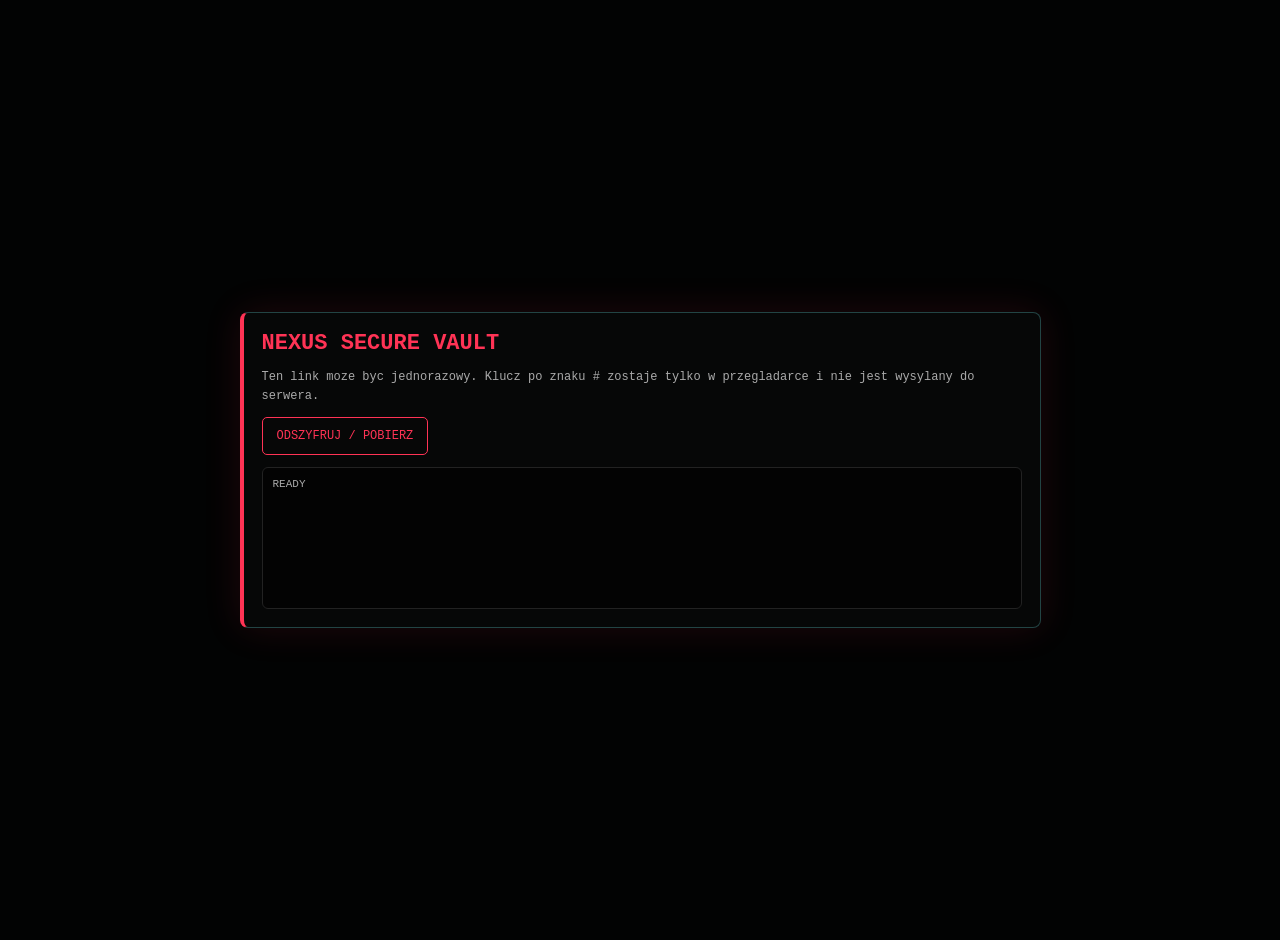
<file: app/static/vault.html>
<!doctype html>
<html lang="pl">
<head>
  <meta charset="utf-8">
  <meta name="viewport" content="width=device-width, initial-scale=1">
  <title>NEXUS VAULT</title>
  <style>
    :root{--cyan:#00f6ff;--crit:#ff3355;--warn:#ffb000}
    body{margin:0;min-height:100vh;background:#020303;color:#d8faff;font-family:Consolas,monospace;display:grid;place-items:center;padding:20px}
    .panel{width:min(760px,100%);border:1px solid #244;border-left:4px solid var(--crit);background:#060707;padding:18px;border-radius:8px;box-shadow:0 0 38px rgba(255,51,85,.12)}
    h1{margin:0 0 12px;color:var(--crit);font-size:22px}
    p{color:#aaa;font-size:12px;line-height:1.55}
    button{background:#070707;border:1px solid var(--crit);color:var(--crit);font:12px Consolas,monospace;padding:11px 14px;border-radius:5px;cursor:pointer}
    #log{white-space:pre-wrap;background:#030303;border:1px solid #222;border-radius:6px;color:#aaa;font-size:11px;padding:10px;min-height:120px;margin-top:12px}
  </style>
</head>
<body>
  <div class="panel">
    <h1>NEXUS SECURE VAULT</h1>
    <p>Ten link moze byc jednorazowy. Klucz po znaku # zostaje tylko w przegladarce i nie jest wysylany do serwera.</p>
    <button onclick="openVault()">ODSZYFRUJ / POBIERZ</button>
    <div id="log">READY</div>
  </div>
  <script>
    const log = msg => document.getElementById("log").textContent += "\n" + msg;
    function b64ToBytes(value) {
      const normalized = (value || "").replace(/-/g, "+").replace(/_/g, "/");
      const padded = normalized + "=".repeat((4 - normalized.length % 4) % 4);
      return Uint8Array.from(atob(padded), ch => ch.charCodeAt(0));
    }
    async function openVault() {
      try {
        const id = new URLSearchParams(location.search).get("id");
        const keyText = location.hash.slice(1);
        if (!id) throw new Error("Brak ID vault w URL.");
        log("Pobieram zaszyfrowany obiekt...");
        const res = await fetch(`/vault/raw/${encodeURIComponent(id)}`);
        if (!res.ok) throw new Error(`Serwer odrzucil link: HTTP ${res.status}`);
        const encrypted = new Uint8Array(await res.arrayBuffer());
        if (!keyText) {
          const a = document.createElement("a");
          a.href = URL.createObjectURL(new Blob([encrypted], { type: "application/octet-stream" }));
          a.download = "nexus-vault.bin";
          a.click();
          log("Pobrano surowy plik. Brak klucza po #, wiec nie odszyfrowalem.");
          return;
        }
        if (encrypted.length < 13) throw new Error("Plik jest za maly na AES-GCM.");
        const iv = encrypted.slice(0, 12);
        const payload = encrypted.slice(12);
        const rawKey = b64ToBytes(keyText);
        const key = await crypto.subtle.importKey("raw", rawKey, { name: "AES-GCM" }, false, ["decrypt"]);
        log("Odszyfrowuje lokalnie w przegladarce...");
        const plain = await crypto.subtle.decrypt({ name: "AES-GCM", iv }, key, payload);
        const blob = new Blob([plain], { type: "application/octet-stream" });
        const a = document.createElement("a");
        a.href = URL.createObjectURL(blob);
        a.download = "nexus-vault-decrypted.bin";
        a.click();
        log("Gotowe. Jezeli link byl jednorazowy, plik po stronie serwera zostal oznaczony do zniszczenia.");
      } catch (e) {
        log("ERROR: " + (e.message || e));
      }
    }
  </script>
</body>
</html>
</file>
